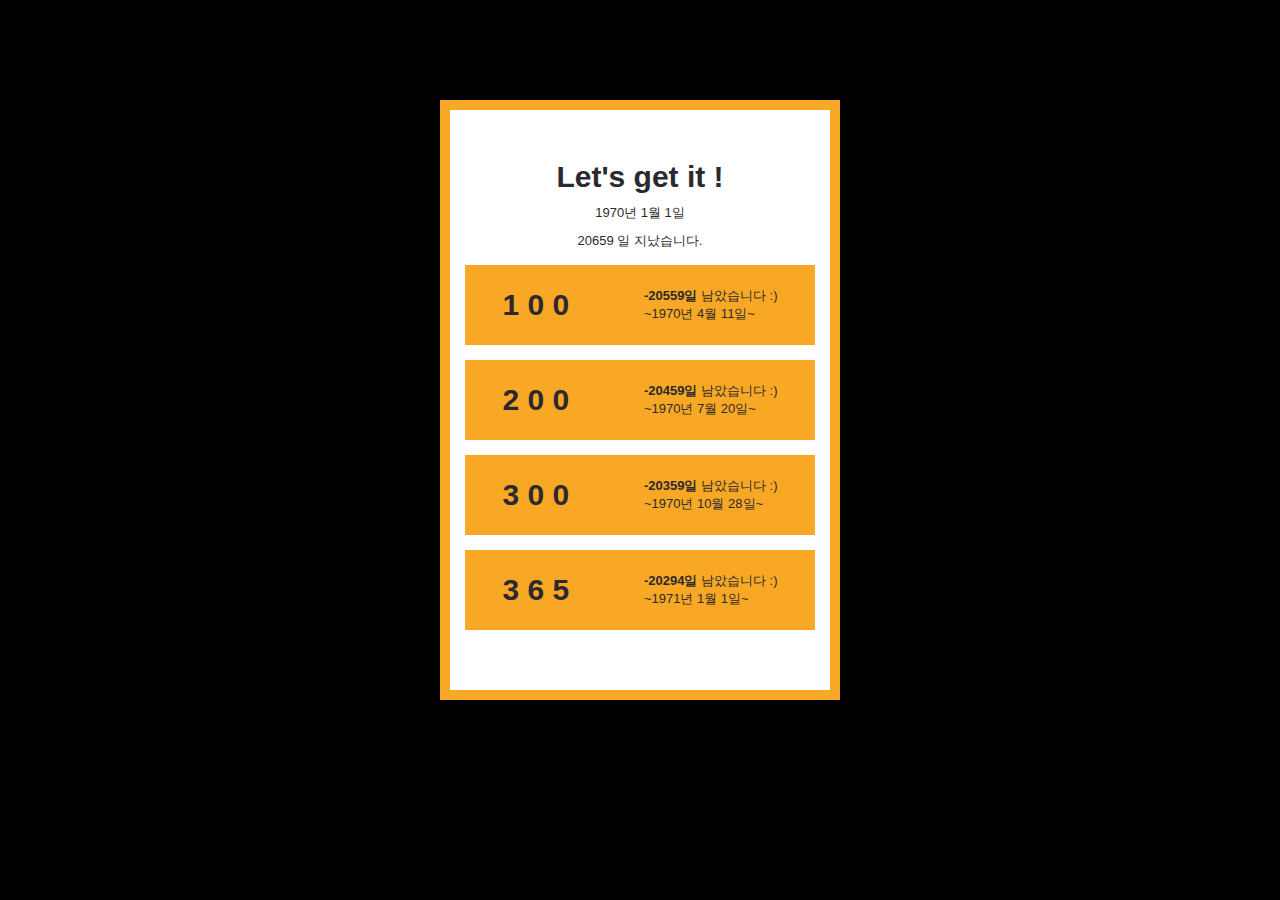
<file: calculator/index.html>
<!DOCTYPE html>
<html lang="en">
<head>
  <meta charset="UTF-8">
  <meta name="viewport" content="width=device-width, initial-scale=1.0">
  <link rel="stylesheet" href="style.css">
  <title>Anniversary D DAY Calculator</title>
</head>
<body>
  
  <div class="dday_calculator_container">
      <div class="d_cal_start">
        <h2 class="d_cal_title">Let's get it !</h2>    
        <strong class="d_cal_ing"></strong><!--시작일 ~ 현재까지 며칠 째인지-->
        <span class="d_cal_data"></span> <!--시작일 출력-->
        <span class="d_cal_desc"></span>
      </div>
      <div class="dday_anniversary">
        <ul>
          <li class="d_anni_box">
            <strong class="d_anni_data">1 0 0</strong>
            <span class="d_anni_number" id="date100">333</span> <!--100일 디데이 출력-->
          </li>
          <li class="d_anni_box">
            <strong class="d_anni_data">2 0 0</strong>
            <span class="d_anni_number" id="date200">3333</span> <!--200일 디데이 출력-->
          </li>
          <li class="d_anni_box">
            <strong class="d_anni_data">3 0 0</strong>
            <span class="d_anni_number" id="date300">333</span> <!--300일 디데이 출력-->
          </li>
          <li class="d_anni_box">
            <strong class="d_anni_data">3 6 5</strong>
            <span class="d_anni_number" id="date365">333</span> <!--1년 디데이 출력-->
          </li>
        </ul>
      </div>
    </div>
  <script src="app.js"></script>
</body>
</html>
</file>
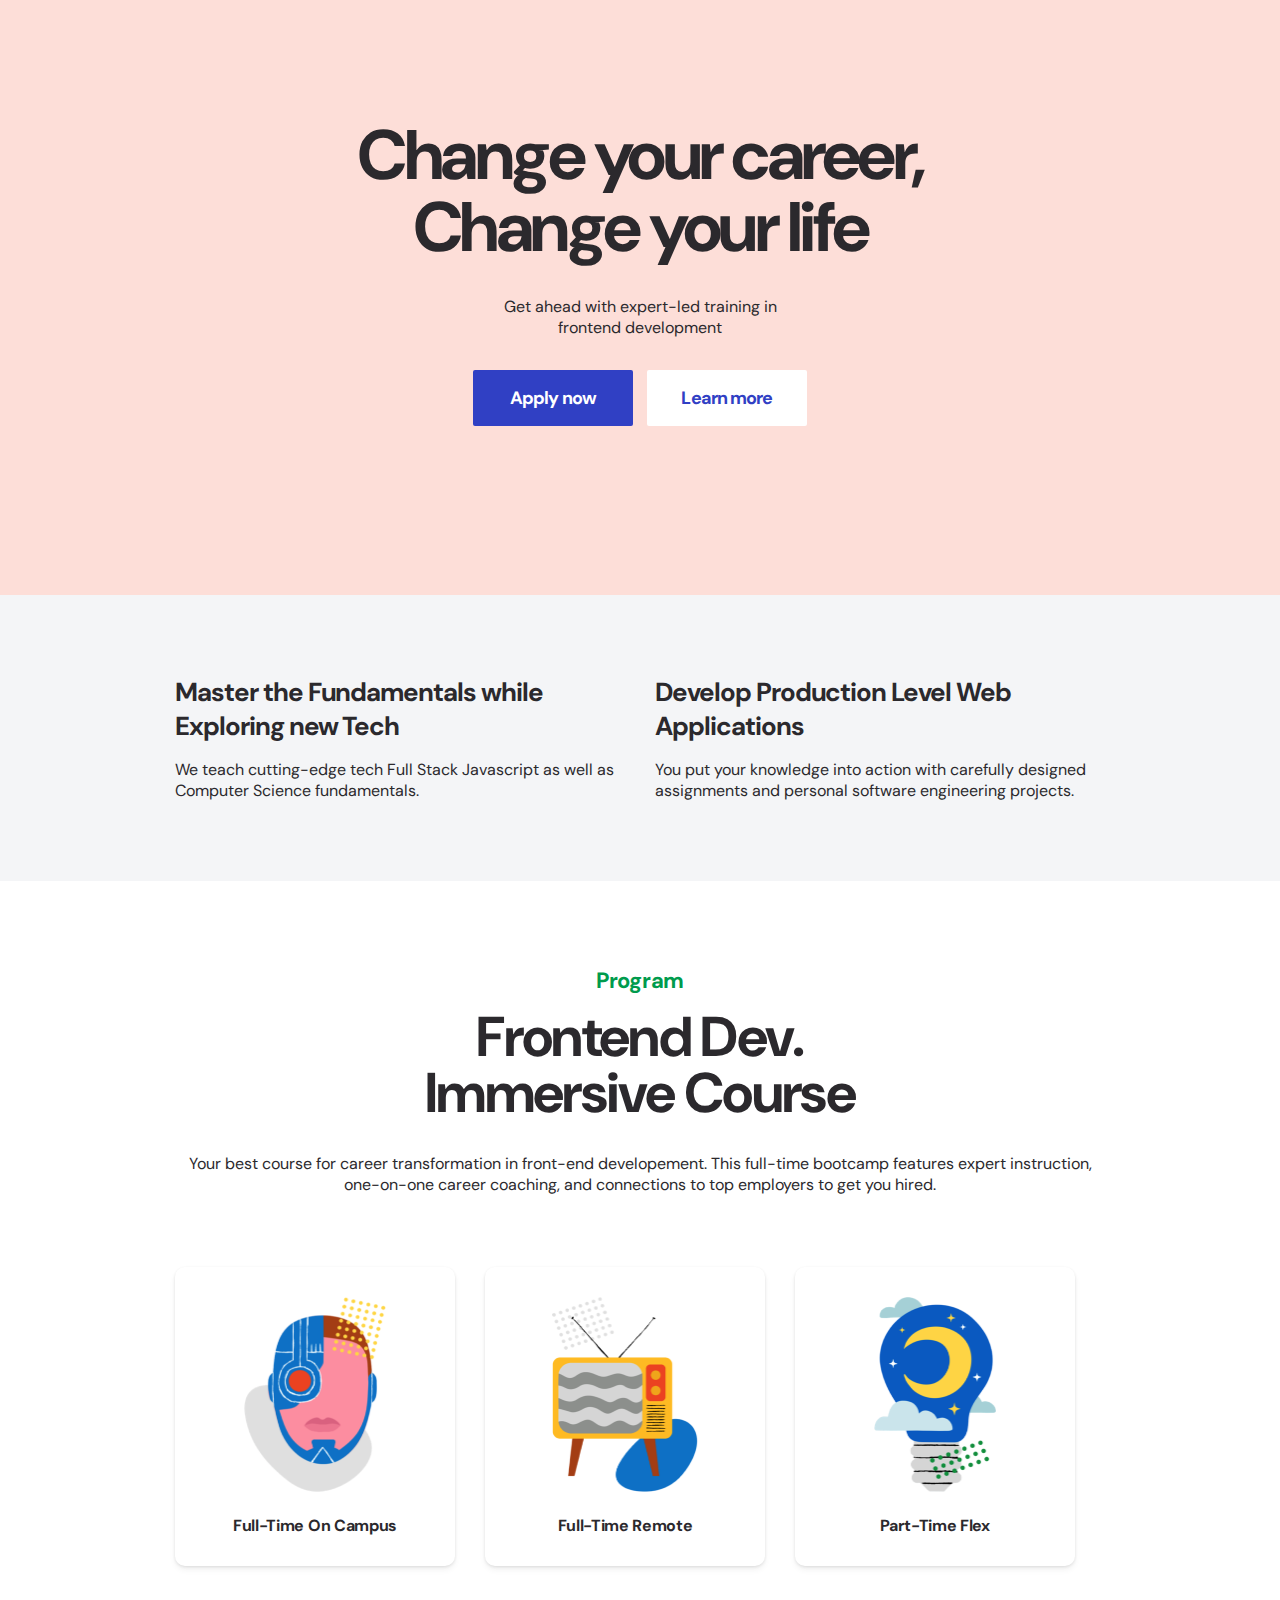
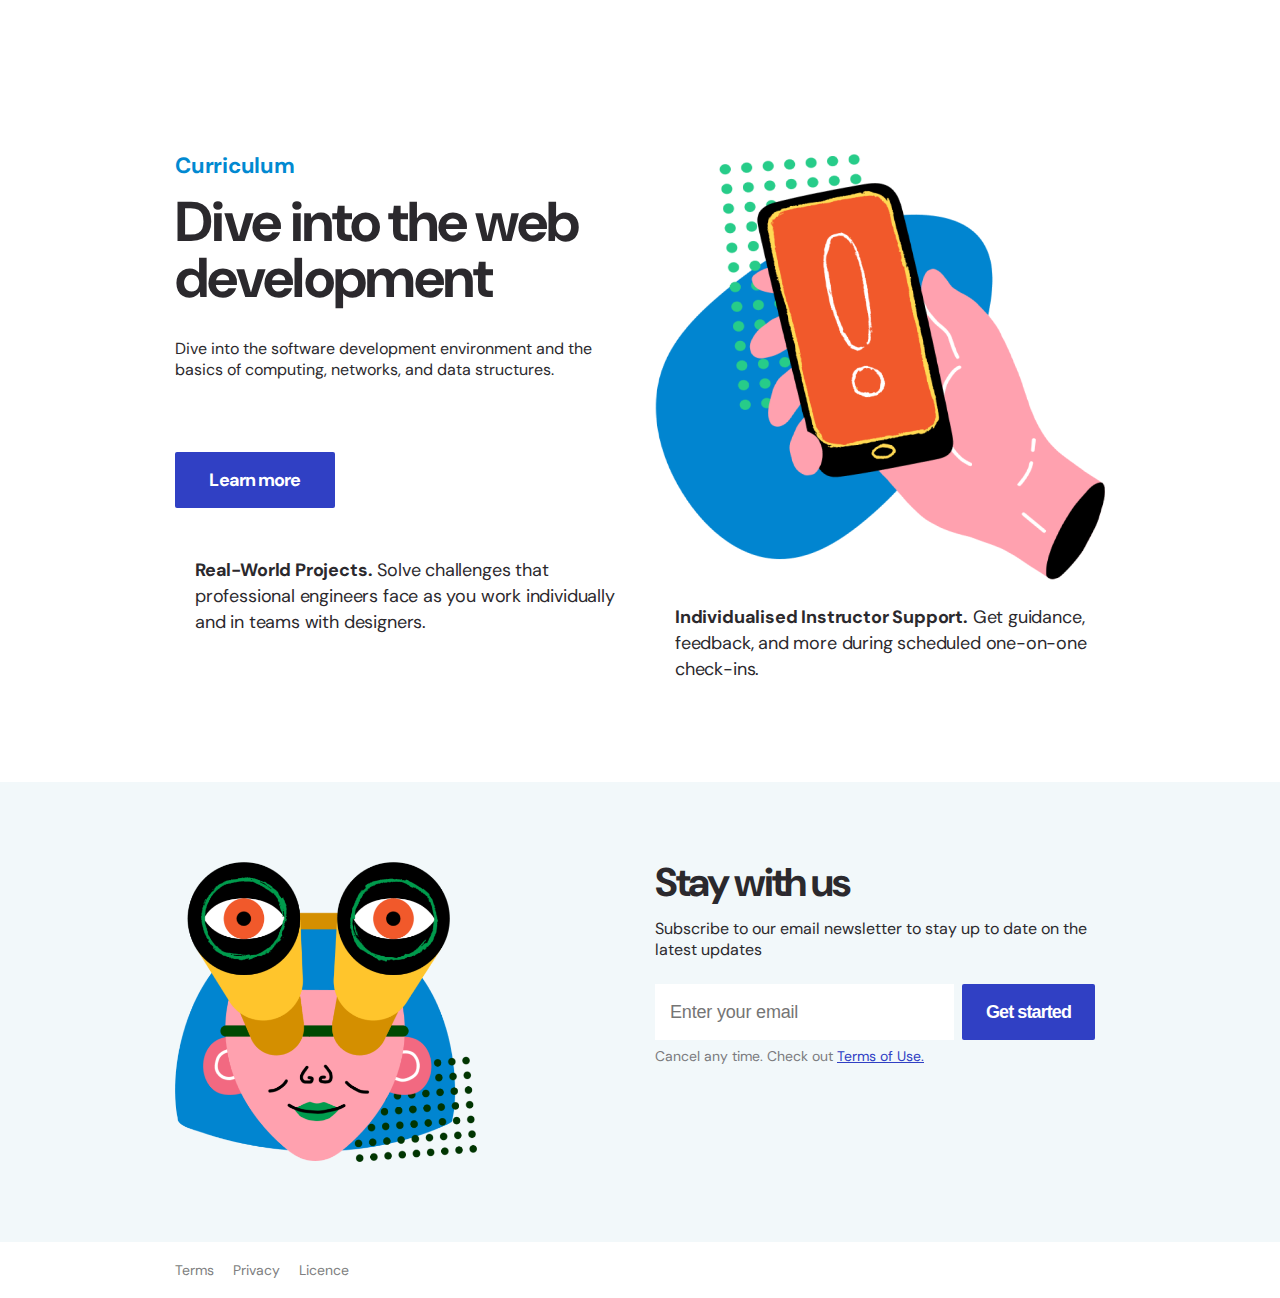
<file: final/index.html>
<!DOCTYPE html>
<html lang="en">
<head>
  <meta charset="UTF-8">
  <meta name="viewport" content="width=device-width, initial-scale=1.0">
  <link rel="stylesheet" href="grid.min.css">
  <link rel="stylesheet" href="style.css">
  <link href="https://fonts.googleapis.com/css2?family=DM+Sans:wght@400;700&display=swap" rel="stylesheet">
  <title>final-project</title>
</head>
<body>
  <section class="landing">
    <div class="container">
      <div class="row">
        <div class="col-12">
          <div class="landing__content">
            <h1 class="landing__title">
              Change your career,
              <br />
              Change your life
            </h1>
            <p class="description">
              Get ahead with expert-led training in 
              <br />
              frontend development
            </p>
          </div>
          <div class="button__group">
            <a href="#" class="fill__button">
              Apply now
            </a>
            <a href="#" class="fill__button__inverted">
              Learn more
            </a>
          </div>
      </div>
    </div>
  </section>

  <section class="service">
    <div class="container">
      <div class="row">
        <div class="col-12 col-md-6">
            <h1 class="service__title">
              Master the Fundamentals while Exploring new Tech
            </h1>
            <p class="description">
              We teach cutting-edge tech Full Stack Javascript 
              as well as Computer Science fundamentals. 
            </p>
          </div>
          <div class="col-12 col-md-6">
            <h1 class="service__title">
              Develop Production Level Web Applications
            </h1>
            <p class="description">
              You put your knowledge into action with carefully designed 
              assignments and personal software engineering projects.
            </p>
          </div>
        </div>
      </div>
  </section>

  <section class="program">
    <div class="container">
      <div class="row">
        <div class="col-12">
          <div class="program__content">
            <strong class="category">
              Program
            </strong>
            <h1 class="program__title">
              Frontend Dev.
              <br />
              Immersive Course
            </h1>
            <p class="description">
              Your best course for career transformation in 
              front-end developement. This full-time bootcamp 
              features expert instruction, one-on-one career coaching, 
              and connections to top employers to get you hired.
            </p>
            <div class="program__img__group">
              <div class="program__img">
                <img src="assets/img-fulltime-campus.png" alt="fulltime-campus">
                <p class="program__img__title">
                  Full-Time On Campus
                </p>
              </div>
              <div class="program__img">
                <img src="assets/img-fulltime-remote.png" alt="fulltime-remote">
                <p class="program__img__title">
                  Full-Time Remote
                </p>
              </div>
               <div class="program__img">
                <img src="assets/img-parttime-flex.png" alt="parttime-flex">
                <p class="program__img__title">
                  Part-Time Flex
                </p>
              </div>
            </div>
          </div>
        </div>
      </div>
    </div>
  </section>

  <section class="curriculum">
    <div class="container">
      <div class="row">
        <div class="col-12 col-md-6">
          <strong class="category">
            Curriculum
          </strong>
          <h1 class="curriculum__title">
            Dive into the web development
          </h1>
          <p class="description">
            Dive into the software development environment 
            and the basics of computing, networks, and data structures.
          </p>
          <div class="button__group">
            <a href="#" class="fill__button">
              Learn more
            </a>
          </div>
          <p class="curriculum__details">
            <b>Real-World Projects.</b> Solve challenges that professional 
            engineers face as you work individually and in 
            teams with designers.
          </p>
        </div>
        <div class="col-12 col-md-6">
          <img src="assets/img-curriculum.png" alt="curriculum">
          <p class="curriculum__details">
            <b>Individualised Instructor Support.</b>
            Get guidance, feedback, and more during scheduled 
            one-on-one check-ins.
          </p>
        </div>
      </div>
    </div>
  </section>

  <section class="subscription">
    <div class="container">
      <div class="row">
        <div class="col-12 col-md-6">
          <img src="assets/img-banner.png" alt="subscription-banner">
        </div>
        <div class="col-12 col-md-6">
          <h1 class="subscription__title">
            Stay with us
          </h1>
          <p class="description">
            Subscribe to our email 
            newsletter to stay up to date on the latest updates
          </p>
          <form class="subcription__button">
            <input type="email" placeholder="Enter your email" class="subscription__email"/>
            <input type="button" value="Get started" class="fill__button"/>
          </form>
          <p class="subcription__misc">
            Cancel any time. Check out 
            <a href="#">
              Terms of Use.
            </a>
          </p>
        </div>
      </div>
    </div>
  </section>

  <section class="footer">
    <div class="container">
      <div class="row">
        <div class="col-12">
          <a href="#" class="footer-link">
            Terms
          </a>
          <a href="#" class="footer-link">
            Privacy
          </a>
          <a href="#" class="footer-link">
            Licence
          </a>
        </div>
      </div>
    </div>
  </section>
  
</body>
</html>
</file>
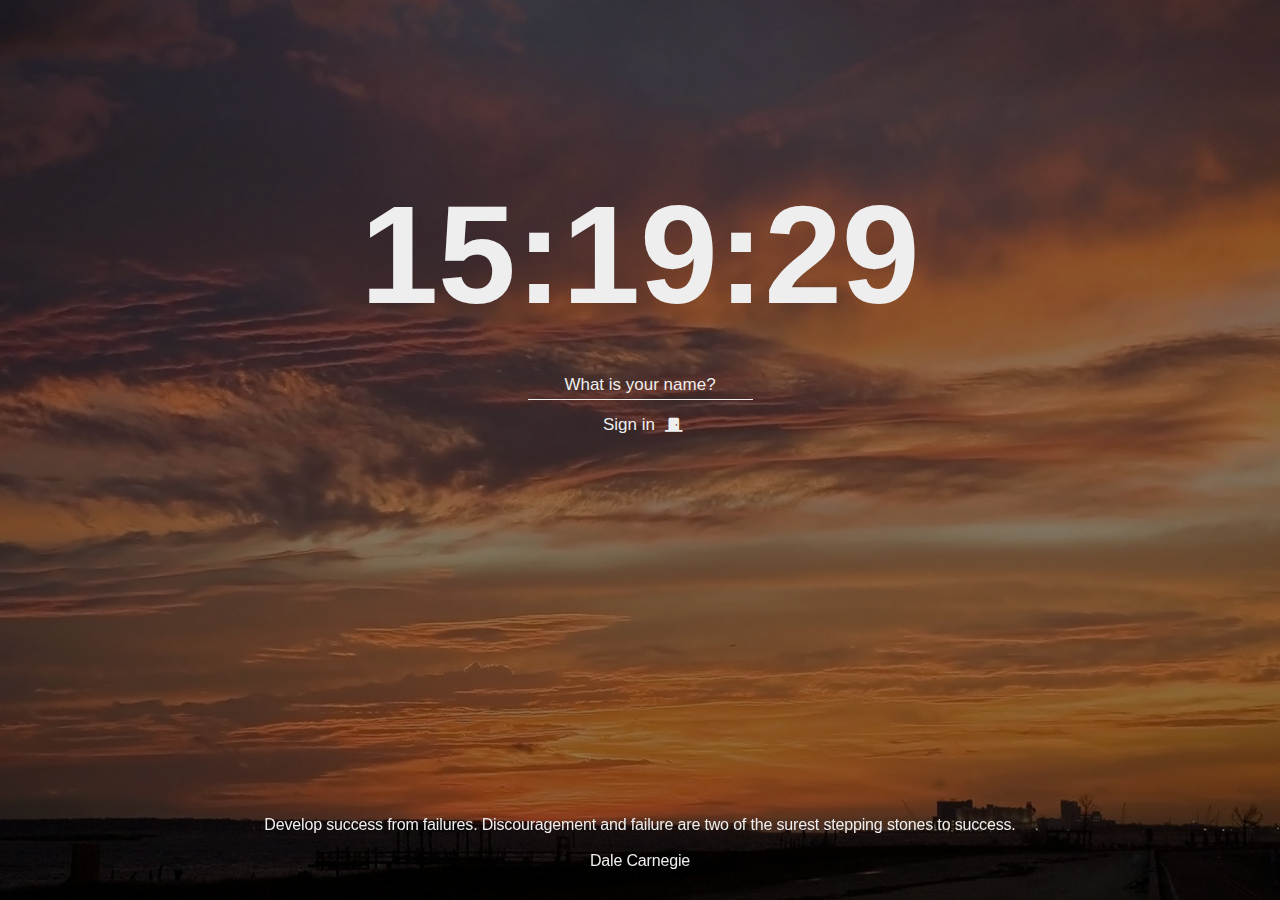
<file: momentum/index.html>
<!DOCTYPE html>
<html lang="en">
<head>
  <meta charset="UTF-8">
  <meta name="viewport" content="width=device-width, initial-scale=1.0">
  <link rel="stylesheet" href="https://cdnjs.cloudflare.com/ajax/libs/font-awesome/5.8.2/css/all.min.css"/>
  <link rel="stylesheet" href="style.css">
  <title>Momentum</title>
</head>
<body>
  <div id="bg"></div>
  <h2 id="clock"></h2>
  <form id="login-form" class="hidden">
    <input type="text" placeholder="What is your name?" required maxlength=15/>
    <p>
      <input type="submit" value="Sign in" class="sign"/>
      <i class="fas fa-door-closed" ></i>
    </p>
  </form>
  <div id ="greeting" class="hidden">
    <h1></h1>
    <p>
      <input type="submit" value="Sign in" class="sign"/>
      <i class="fas fa-door-open"></i>
    </p>
  </div>
  <form id="todo-form" class="hidden">
    <input type="text" placeholder="Write a To Do and Press Enter" required/>
  </form>
  <ul id="todo-list">
  </ul>
  <div id="quote">
    <span></span>
    <br/>
    <span></span>
  </div>

  <div id="weather">
    <span></span>
    <span></span>
  </div>

  <script src="js/greetings.js"></script>
  <script src="js/clock.js"></script>
  <script src="js/quotes.js"></script>
  <script src="js/bg.js"></script>
  <script src="js/todo.js"></script>
  <script src="js/weather.js"></script>
</body>
</html>
</file>
<file: calculator/style.css>
* {
  box-sizing: border-box;
  margin: 0;
}

body {
  background: #000;
  font-family: 'DM Sans', sans-serif;
  color: #2B292D;
  font-size: 13px;
}

ul,
li {
  list-style: none;
  margin: 0;
  padding: 0;
}



/* container */

.dday_calculator_container
{
  margin: auto;
  margin-top: 100px;
  background-color: #fff;
  border: 10px solid #f9a825;
  width: 400px;
  height: 600px;
}

.d_cal_start {
  margin-top: 50px;
  text-align: center;
}

.d_cal_title {
  font-size: 30px;
}

.d_cal_ing,
.d_cal_data,
.d_cal_desc {
  display: block;
  margin-top: 10px;
}


/* anniversary */

.d_anni_box {
  display: flex;
  background-color: #f9a825;
  width: 350px;
  height: 80px;
  margin: 15px;
}

.d_anni_data {
  font-size: 30px;
  margin: auto;
}

.d_anni_number {
  margin: auto;
}
</file>
<file: final/style.css>
* {
  box-sizing: border-box;
  margin: 0;
}

body {
  font-family: 'DM Sans', sans-serif;
  color: #2B292D;
}

input,
button {
  background-color: transparent;
  border: none;
  font-size: 18px;
  line-height: 1.3333333333;
  letter-spacing: -0.01em;
}

a {
  color: inherit;
  text-decoration: none;
}


/* 공통요소 */
.category {
  display: block;
  margin-bottom: 16px;
  font-size: 22px;
  font-weight: 700;
  line-height: 1.0909090909;
  letter-spacing: -0.01em;
}. 

.description {
  font-size: 22px;
  font-weight: 400;
  line-height: 1.4545454545;
  letter-spacing: -0.01em;
}

.fill__button {
  display: inline-flex;
  justify-content: center;
  align-items: center;
  width: 160px;
  height: 56px;
  background-color: #3040C4;
  color: #fff;
  font-weight: 700;
  font-size: 18px;
  line-height: 1.5555555556;
  letter-spacing: -0.05em;
  border-radius: 2px;
}

.fill__button__inverted {
  display: inline-flex;
  justify-content: center;
  align-items: center;
  width: 160px;
  height: 56px;
  background-color: #fff;
  color: #3040C4;
  font-weight: 700;
  font-size: 18px;
  line-height: 1.5555555556;
  letter-spacing: -0.05em;
  border-radius: 2px;
}


                                            /* WEB */

                      
/* Landing section */
.landing {
  background-color: #FDDED8;
  text-align: center;
  padding: 120px 0;
}

.landing__title {
  font-size: 70px;
  font-weight: 700;
  line-height: 1.0285714286;
  letter-spacing: -0.05em;
  margin-bottom: 32px;
}

.landing__content .description {
  margin-bottom: 32px;
}

.fill__button {
  margin-right: 10px;
}


/* Service section */
.service {
  background-color: #F4F5F7;
  padding: 80px 0;
  margin: auto;

}

.service__title {
  font-size: 26px;
  font-weight: 700;
  line-height: 1.3076923077;
  letter-spacing: -0.04em;
  margin-bottom: 16px;
}

.col-12 .col-md-6:first-child {
  padding-right: 110px;
} 


/* Program section */
.program {
  text-align: center;
  padding: 88px 0;
}

.program__content .category {
  color:#009B4D;
}

.program__title {
  font-size: 56px;
  font-weight: 700;
  line-height: 1;
  letter-spacing: -0.03em;
  margin-bottom: 32px;
}

.program__content .description {
  margin-bottom: 72px;
}

.program__img__group {
  display: flex;
  justify-content: center;
  align-items: center;
}

.program__img {
  display: flex;
  flex-direction: column;
  justify-content: center;
  align-items: center;
  width: 290px;
  height: 299px;
  border-radius: 10px;
  margin-right: 30px;
  box-shadow: 0px 4px 6px rgba(0, 0, 0, 0.05), 0px 1px
              3px rgba(0, 0, 0, 0.1), inset 0px 1px 0px 
              rgba(225, 225, 225, 0.01);
}

.program__img:hover {
  background-color: #3040C4;
  color: #fff;
}

.program__img img {
  display: block;
  width: auto;
  height: 195px;
  margin-bottom: 24px;
}

.program__img__title {
  font-size: 20;
  font-weight: 700;
  line-height: 1.2;
  letter-spacing: -0.02em;
}

/* Curriculum section */
.curriculum {
  margin: 100px 0;
}
.curriculum .category {
  color:#0189D1;
}

.curriculum__title {
  font-size: 56px;
  font-weight: 700;
  line-height: 1;
  letter-spacing: -0.03em;
  margin-bottom: 32px;
}

.curriculum .description {
  margin-bottom: 72px;
}

.button__group {
  margin-bottom: 45px;
}

.curriculum img {
  display: block;
  width: 450px;
  height: 450px;
  padding-bottom: 24px;
}

.curriculum__details {
  width: 450px;
  margin-left: 20px;
  margin-right: 20px;
  font-size: 18px;
  line-height: 1.4444444444;
  letter-spacing: -0.01em;
}


/* Subscription section */
.subscription {
  background-color: #F2F8FA;
  padding: 80px 0;
}

.subscription img {
  display: block;
  width: auto;
  height: 300px;
}

.subscription__title {
  font-size: 40px;
  font-weight: 700;
  line-height: 1;
  letter-spacing: -0.05em;
  margin-bottom: 16px;
}

.subscription .description {
  margin-bottom: 24px;
}

.subcription__button {
  display: flex;
  justify-content: center;
  align-self: center;
}

.subscription__email {
  width: 362px;
  height: 56px;
  background-color: #fff;
  color: #7B7B7E;
  padding-left: 15px;
  margin-right: 8px;
}

.fill__button {
  margin-bottom: 4px;
}

.subcription__misc {
  font-size: 14px;
  line-height: 1.7142857143;
  color:#7B7B7E;
}

.subcription__misc a {
  text-decoration: underline;
  color: #3040C4;
}

/* Footer section */
.footer {
  margin: 16px 0;
}

.footer-link {
  font-size: 14px;
  line-height: 1.7142857143;
  color: #807F81;
  margin-right: 15px;
}


                                            /* MOBILE */

@media screen and (max-width: 760px) {

  /* 공통요소 */

  .fill__button {
    display: inline-flex;
    justify-content: center;
    align-items: center;
    width: 140px;
    height: 48px;
    background-color: #3040C4;
    color: #fff;
    font-weight: 700;
    font-size: 15px;
    line-height: 1.6;
    letter-spacing: -0.05em;
    border-radius: 2px;
  }
  
  .fill__button__inverted {
    display: inline-flex;
    justify-content: center;
    align-items: center;
    width: 140px;
    height: 48px;
    background-color: #fff;
    color: #3040C4;
    font-weight: 700;
    font-size: 15px;
    line-height: 1.6;
    letter-spacing: -0.05em;
    border-radius: 2px;
  }
  
  .description {
    font-size: 16px;
    font-weight: 400;
    line-height: 1.375;
  }

  .category {
    display: block;
    margin-bottom: 8px;
    font-size: 16px;
    font-weight: 700;
    line-height: 1.5;
    letter-spacing: -0.01em;
  }


  /* Landing section */
  .landing__title {
    font-size: 40px;
    font-weight: 700;
    line-height: 1;
    margin-bottom: 24px;
  }

  .button__group {
    display: flex;
    justify-content: center;
  }
  
  .landing__content .description {
    margin-bottom: 24px;
  }
  

  /* Service section */
  .service__title {
    font-size: 22px;
    font-weight: 700;
    line-height: 1.3636363636;
    margin-bottom: 16px;
  }

  .service .description {
    margin-bottom: 40px;
  }


  /* Program section */
  .program {
    text-align: left;
    padding: 88px 0;
  }

  .program__title {
    font-size: 34px;
    font-weight: 700;
    line-height: 1.0588235294;
    letter-spacing: -0.03em;
    margin-bottom: 24px;
  }

  .program__img__group {
    display:flex;
    flex-wrap: wrap;
    justify-content: center;
    align-self: center;

  }

  .program__img {
    display:block;
    margin: auto;
    text-align: center;
    margin-bottom: 20px;
  }

  .program__img img {
    width: auto;
    height: 195px;
    margin: 40px auto;
    margin-bottom: 16px;
  }


  /* Curriculum Section */
  .curriculum__title {
  font-size: 34px;
  font-weight: 700;
  line-height: 1.0588235294;
  letter-spacing: -0.03em;
  margin-bottom: 16px;
  }

  .curriculum .description {
    margin-bottom: 32px;
  }
  
  .curriculum .button__group {
    display: block;
    text-emphasis: left;
    margin-bottom: 48px;
  }

  .curriculum img {
    display: none;
  }

  .curriculum__details {
    width: 100%;
    margin-left:0;
    margin-right:0;
    margin-bottom: 40px;
    font-size: 15px;
    line-height: 1.4666666667;
    letter-spacing: -0.01em;
  }


    /* Subscription Section */
    .subscription img {
      display: block;
      width: auto;
      height: 240px;
      margin: auto;
      margin-bottom: 16px;
    }

    .subscription__title {
      text-align: center;
      font-size: 32px;
      font-weight: 700;
      margin: 16px 0;
    }

    .subcription__button {
      display: block;
    }
    
    .subscription__email {
      width: 290px;
      height: 48px;
      background-color: #fff;
      color: #7B7B7E;
      padding-left: 15px;
      margin-bottom: 8px;
    }
    
    .subscription .fill__button {
      width: 100%;
      margin-bottom: 8px;
    }

    .subcription__misc {
      text-align: center;
      font-size: 13px;
      line-height: 1.5384615385;
      color:#7B7B7E;
    }
    
    .subcription__misc a {
      text-decoration: underline;
      color: #3040C4;
    }

    /* Footer section */
    .footer {
      margin: 24px 15px;
    }

    .footer-link {
      display: block;
      margin-bottom: 8px;
    }
}


/* Custom Grid System */
@media screen and (min-width: 1200px) {
  .container {
      max-width: 960px !important;
  }
}
</file>
<file: momentum/style.css>
* {
  box-sizing: border-box;
  margin: 0;
}

body,
div,
form {
  display: flex;
  flex-direction: column;
  align-items: center;
  margin: 0;
  font-size: 16px;
  letter-spacing: -0.01em;
  font-family: Arial, Helvetica, sans-serif;
  color: #eeeeee;
}

ul, li {
  list-style: none;
  padding: 0;
}

input {
  height: 30px;
  padding: auto;
  margin-top: 10px;
  border: none;
  border-bottom: 1px solid #eeeeee;
  text-align: center;
  font-size: 17px;
  background-color: transparent;
  color: #eeeeee;
}

input::placeholder {
  color: #eeeeee;
}

.hidden{
  display: none;
}


/* ---------------------------------------------- */

/* Background */
#bg{     
  position: absolute;
  top: 0;
  left: 0;
  width: 100%;
  height: 100%;
  z-index: -1;
  overflow: hidden;
}

#bg img {
  width: 100%;
  height: 100%;
  object-fit: cover;
  -webkit-filter: brightness(0.6);
}


/* Clock */
#clock {
  font-size: 140px;
  line-height: 1.5em;
  margin-top: 150px;
}

/* login Form */
.sign {
  border: none;
}

i {
  font-size: 14px;
}


/* todos */

#todo-form {
  margin-top: 20px;
}

#todo-list {
  margin-top: 30px;
}

li {
  padding-bottom:7px
}


/* Quote */
#quote {
  position: fixed;
  bottom:0;
  margin-bottom: 30px;
}

/* Weather */

#weather {
  position: fixed;
  top:0;
  right:0;
  margin: 30px 30px 0 0;
}
</file>
<file: final/grid.min.css>
.sr-only{position:absolute;width:1px;height:1px;padding:0;margin:-1px;overflow:hidden;clip:rect(0, 0, 0, 0);white-space:nowrap;border:0}.sr-only-focusable:active,.sr-only-focusable:focus{position:static;width:auto;height:auto;overflow:visible;clip:auto;white-space:normal}/*!
 * Bootstrap Grid v4.4.1 (https://getbootstrap.com/)
 * Copyright 2011-2019 The Bootstrap Authors
 * Copyright 2011-2019 Twitter, Inc.
 * Licensed under MIT (https://github.com/twbs/bootstrap/blob/master/LICENSE)
 */html{-webkit-box-sizing:border-box;box-sizing:border-box;-ms-overflow-style:scrollbar}*,*::before,*::after{-webkit-box-sizing:inherit;box-sizing:inherit}.container{width:100%;padding-right:15px;padding-left:15px;margin-right:auto;margin-left:auto}@media (min-width: 576px){.container{max-width:540px}}@media (min-width: 768px){.container{max-width:720px}}@media (min-width: 992px){.container{max-width:960px}}@media (min-width: 1200px){.container{max-width:1140px}}.container-fluid,.container-sm,.container-md,.container-lg,.container-xl{width:100%;padding-right:15px;padding-left:15px;margin-right:auto;margin-left:auto}@media (min-width: 576px){.container,.container-sm{max-width:540px}}@media (min-width: 768px){.container,.container-sm,.container-md{max-width:720px}}@media (min-width: 992px){.container,.container-sm,.container-md,.container-lg{max-width:960px}}@media (min-width: 1200px){.container,.container-sm,.container-md,.container-lg,.container-xl{max-width:1140px}}.row{display:-webkit-box;display:-ms-flexbox;display:flex;-ms-flex-wrap:wrap;flex-wrap:wrap;margin-right:-15px;margin-left:-15px}.no-gutters{margin-right:0;margin-left:0}.no-gutters>.col,.no-gutters>[class*="col-"]{padding-right:0;padding-left:0}.col-1,.col-2,.col-3,.col-4,.col-5,.col-6,.col-7,.col-8,.col-9,.col-10,.col-11,.col-12,.col,.col-auto,.col-sm-1,.col-sm-2,.col-sm-3,.col-sm-4,.col-sm-5,.col-sm-6,.col-sm-7,.col-sm-8,.col-sm-9,.col-sm-10,.col-sm-11,.col-sm-12,.col-sm,.col-sm-auto,.col-md-1,.col-md-2,.col-md-3,.col-md-4,.col-md-5,.col-md-6,.col-md-7,.col-md-8,.col-md-9,.col-md-10,.col-md-11,.col-md-12,.col-md,.col-md-auto,.col-lg-1,.col-lg-2,.col-lg-3,.col-lg-4,.col-lg-5,.col-lg-6,.col-lg-7,.col-lg-8,.col-lg-9,.col-lg-10,.col-lg-11,.col-lg-12,.col-lg,.col-lg-auto,.col-xl-1,.col-xl-2,.col-xl-3,.col-xl-4,.col-xl-5,.col-xl-6,.col-xl-7,.col-xl-8,.col-xl-9,.col-xl-10,.col-xl-11,.col-xl-12,.col-xl,.col-xl-auto{position:relative;width:100%;padding-right:15px;padding-left:15px}.col{-ms-flex-preferred-size:0;flex-basis:0;-webkit-box-flex:1;-ms-flex-positive:1;flex-grow:1;max-width:100%}.row-cols-1>*{-webkit-box-flex:0;-ms-flex:0 0 100%;flex:0 0 100%;max-width:100%}.row-cols-2>*{-webkit-box-flex:0;-ms-flex:0 0 50%;flex:0 0 50%;max-width:50%}.row-cols-3>*{-webkit-box-flex:0;-ms-flex:0 0 33.3333333333%;flex:0 0 33.3333333333%;max-width:33.3333333333%}.row-cols-4>*{-webkit-box-flex:0;-ms-flex:0 0 25%;flex:0 0 25%;max-width:25%}.row-cols-5>*{-webkit-box-flex:0;-ms-flex:0 0 20%;flex:0 0 20%;max-width:20%}.row-cols-6>*{-webkit-box-flex:0;-ms-flex:0 0 16.6666666667%;flex:0 0 16.6666666667%;max-width:16.6666666667%}.col-auto{-webkit-box-flex:0;-ms-flex:0 0 auto;flex:0 0 auto;width:auto;max-width:100%}.col-1{-webkit-box-flex:0;-ms-flex:0 0 8.3333333333%;flex:0 0 8.3333333333%;max-width:8.3333333333%}.col-2{-webkit-box-flex:0;-ms-flex:0 0 16.6666666667%;flex:0 0 16.6666666667%;max-width:16.6666666667%}.col-3{-webkit-box-flex:0;-ms-flex:0 0 25%;flex:0 0 25%;max-width:25%}.col-4{-webkit-box-flex:0;-ms-flex:0 0 33.3333333333%;flex:0 0 33.3333333333%;max-width:33.3333333333%}.col-5{-webkit-box-flex:0;-ms-flex:0 0 41.6666666667%;flex:0 0 41.6666666667%;max-width:41.6666666667%}.col-6{-webkit-box-flex:0;-ms-flex:0 0 50%;flex:0 0 50%;max-width:50%}.col-7{-webkit-box-flex:0;-ms-flex:0 0 58.3333333333%;flex:0 0 58.3333333333%;max-width:58.3333333333%}.col-8{-webkit-box-flex:0;-ms-flex:0 0 66.6666666667%;flex:0 0 66.6666666667%;max-width:66.6666666667%}.col-9{-webkit-box-flex:0;-ms-flex:0 0 75%;flex:0 0 75%;max-width:75%}.col-10{-webkit-box-flex:0;-ms-flex:0 0 83.3333333333%;flex:0 0 83.3333333333%;max-width:83.3333333333%}.col-11{-webkit-box-flex:0;-ms-flex:0 0 91.6666666667%;flex:0 0 91.6666666667%;max-width:91.6666666667%}.col-12{-webkit-box-flex:0;-ms-flex:0 0 100%;flex:0 0 100%;max-width:100%}.order-first{-webkit-box-ordinal-group:0;-ms-flex-order:-1;order:-1}.order-last{-webkit-box-ordinal-group:14;-ms-flex-order:13;order:13}.order-0{-webkit-box-ordinal-group:1;-ms-flex-order:0;order:0}.order-1{-webkit-box-ordinal-group:2;-ms-flex-order:1;order:1}.order-2{-webkit-box-ordinal-group:3;-ms-flex-order:2;order:2}.order-3{-webkit-box-ordinal-group:4;-ms-flex-order:3;order:3}.order-4{-webkit-box-ordinal-group:5;-ms-flex-order:4;order:4}.order-5{-webkit-box-ordinal-group:6;-ms-flex-order:5;order:5}.order-6{-webkit-box-ordinal-group:7;-ms-flex-order:6;order:6}.order-7{-webkit-box-ordinal-group:8;-ms-flex-order:7;order:7}.order-8{-webkit-box-ordinal-group:9;-ms-flex-order:8;order:8}.order-9{-webkit-box-ordinal-group:10;-ms-flex-order:9;order:9}.order-10{-webkit-box-ordinal-group:11;-ms-flex-order:10;order:10}.order-11{-webkit-box-ordinal-group:12;-ms-flex-order:11;order:11}.order-12{-webkit-box-ordinal-group:13;-ms-flex-order:12;order:12}.offset-1{margin-left:8.3333333333%}.offset-2{margin-left:16.6666666667%}.offset-3{margin-left:25%}.offset-4{margin-left:33.3333333333%}.offset-5{margin-left:41.6666666667%}.offset-6{margin-left:50%}.offset-7{margin-left:58.3333333333%}.offset-8{margin-left:66.6666666667%}.offset-9{margin-left:75%}.offset-10{margin-left:83.3333333333%}.offset-11{margin-left:91.6666666667%}@media (min-width: 576px){.col-sm{-ms-flex-preferred-size:0;flex-basis:0;-webkit-box-flex:1;-ms-flex-positive:1;flex-grow:1;max-width:100%}.row-cols-sm-1>*{-webkit-box-flex:0;-ms-flex:0 0 100%;flex:0 0 100%;max-width:100%}.row-cols-sm-2>*{-webkit-box-flex:0;-ms-flex:0 0 50%;flex:0 0 50%;max-width:50%}.row-cols-sm-3>*{-webkit-box-flex:0;-ms-flex:0 0 33.3333333333%;flex:0 0 33.3333333333%;max-width:33.3333333333%}.row-cols-sm-4>*{-webkit-box-flex:0;-ms-flex:0 0 25%;flex:0 0 25%;max-width:25%}.row-cols-sm-5>*{-webkit-box-flex:0;-ms-flex:0 0 20%;flex:0 0 20%;max-width:20%}.row-cols-sm-6>*{-webkit-box-flex:0;-ms-flex:0 0 16.6666666667%;flex:0 0 16.6666666667%;max-width:16.6666666667%}.col-sm-auto{-webkit-box-flex:0;-ms-flex:0 0 auto;flex:0 0 auto;width:auto;max-width:100%}.col-sm-1{-webkit-box-flex:0;-ms-flex:0 0 8.3333333333%;flex:0 0 8.3333333333%;max-width:8.3333333333%}.col-sm-2{-webkit-box-flex:0;-ms-flex:0 0 16.6666666667%;flex:0 0 16.6666666667%;max-width:16.6666666667%}.col-sm-3{-webkit-box-flex:0;-ms-flex:0 0 25%;flex:0 0 25%;max-width:25%}.col-sm-4{-webkit-box-flex:0;-ms-flex:0 0 33.3333333333%;flex:0 0 33.3333333333%;max-width:33.3333333333%}.col-sm-5{-webkit-box-flex:0;-ms-flex:0 0 41.6666666667%;flex:0 0 41.6666666667%;max-width:41.6666666667%}.col-sm-6{-webkit-box-flex:0;-ms-flex:0 0 50%;flex:0 0 50%;max-width:50%}.col-sm-7{-webkit-box-flex:0;-ms-flex:0 0 58.3333333333%;flex:0 0 58.3333333333%;max-width:58.3333333333%}.col-sm-8{-webkit-box-flex:0;-ms-flex:0 0 66.6666666667%;flex:0 0 66.6666666667%;max-width:66.6666666667%}.col-sm-9{-webkit-box-flex:0;-ms-flex:0 0 75%;flex:0 0 75%;max-width:75%}.col-sm-10{-webkit-box-flex:0;-ms-flex:0 0 83.3333333333%;flex:0 0 83.3333333333%;max-width:83.3333333333%}.col-sm-11{-webkit-box-flex:0;-ms-flex:0 0 91.6666666667%;flex:0 0 91.6666666667%;max-width:91.6666666667%}.col-sm-12{-webkit-box-flex:0;-ms-flex:0 0 100%;flex:0 0 100%;max-width:100%}.order-sm-first{-webkit-box-ordinal-group:0;-ms-flex-order:-1;order:-1}.order-sm-last{-webkit-box-ordinal-group:14;-ms-flex-order:13;order:13}.order-sm-0{-webkit-box-ordinal-group:1;-ms-flex-order:0;order:0}.order-sm-1{-webkit-box-ordinal-group:2;-ms-flex-order:1;order:1}.order-sm-2{-webkit-box-ordinal-group:3;-ms-flex-order:2;order:2}.order-sm-3{-webkit-box-ordinal-group:4;-ms-flex-order:3;order:3}.order-sm-4{-webkit-box-ordinal-group:5;-ms-flex-order:4;order:4}.order-sm-5{-webkit-box-ordinal-group:6;-ms-flex-order:5;order:5}.order-sm-6{-webkit-box-ordinal-group:7;-ms-flex-order:6;order:6}.order-sm-7{-webkit-box-ordinal-group:8;-ms-flex-order:7;order:7}.order-sm-8{-webkit-box-ordinal-group:9;-ms-flex-order:8;order:8}.order-sm-9{-webkit-box-ordinal-group:10;-ms-flex-order:9;order:9}.order-sm-10{-webkit-box-ordinal-group:11;-ms-flex-order:10;order:10}.order-sm-11{-webkit-box-ordinal-group:12;-ms-flex-order:11;order:11}.order-sm-12{-webkit-box-ordinal-group:13;-ms-flex-order:12;order:12}.offset-sm-0{margin-left:0}.offset-sm-1{margin-left:8.3333333333%}.offset-sm-2{margin-left:16.6666666667%}.offset-sm-3{margin-left:25%}.offset-sm-4{margin-left:33.3333333333%}.offset-sm-5{margin-left:41.6666666667%}.offset-sm-6{margin-left:50%}.offset-sm-7{margin-left:58.3333333333%}.offset-sm-8{margin-left:66.6666666667%}.offset-sm-9{margin-left:75%}.offset-sm-10{margin-left:83.3333333333%}.offset-sm-11{margin-left:91.6666666667%}}@media (min-width: 768px){.col-md{-ms-flex-preferred-size:0;flex-basis:0;-webkit-box-flex:1;-ms-flex-positive:1;flex-grow:1;max-width:100%}.row-cols-md-1>*{-webkit-box-flex:0;-ms-flex:0 0 100%;flex:0 0 100%;max-width:100%}.row-cols-md-2>*{-webkit-box-flex:0;-ms-flex:0 0 50%;flex:0 0 50%;max-width:50%}.row-cols-md-3>*{-webkit-box-flex:0;-ms-flex:0 0 33.3333333333%;flex:0 0 33.3333333333%;max-width:33.3333333333%}.row-cols-md-4>*{-webkit-box-flex:0;-ms-flex:0 0 25%;flex:0 0 25%;max-width:25%}.row-cols-md-5>*{-webkit-box-flex:0;-ms-flex:0 0 20%;flex:0 0 20%;max-width:20%}.row-cols-md-6>*{-webkit-box-flex:0;-ms-flex:0 0 16.6666666667%;flex:0 0 16.6666666667%;max-width:16.6666666667%}.col-md-auto{-webkit-box-flex:0;-ms-flex:0 0 auto;flex:0 0 auto;width:auto;max-width:100%}.col-md-1{-webkit-box-flex:0;-ms-flex:0 0 8.3333333333%;flex:0 0 8.3333333333%;max-width:8.3333333333%}.col-md-2{-webkit-box-flex:0;-ms-flex:0 0 16.6666666667%;flex:0 0 16.6666666667%;max-width:16.6666666667%}.col-md-3{-webkit-box-flex:0;-ms-flex:0 0 25%;flex:0 0 25%;max-width:25%}.col-md-4{-webkit-box-flex:0;-ms-flex:0 0 33.3333333333%;flex:0 0 33.3333333333%;max-width:33.3333333333%}.col-md-5{-webkit-box-flex:0;-ms-flex:0 0 41.6666666667%;flex:0 0 41.6666666667%;max-width:41.6666666667%}.col-md-6{-webkit-box-flex:0;-ms-flex:0 0 50%;flex:0 0 50%;max-width:50%}.col-md-7{-webkit-box-flex:0;-ms-flex:0 0 58.3333333333%;flex:0 0 58.3333333333%;max-width:58.3333333333%}.col-md-8{-webkit-box-flex:0;-ms-flex:0 0 66.6666666667%;flex:0 0 66.6666666667%;max-width:66.6666666667%}.col-md-9{-webkit-box-flex:0;-ms-flex:0 0 75%;flex:0 0 75%;max-width:75%}.col-md-10{-webkit-box-flex:0;-ms-flex:0 0 83.3333333333%;flex:0 0 83.3333333333%;max-width:83.3333333333%}.col-md-11{-webkit-box-flex:0;-ms-flex:0 0 91.6666666667%;flex:0 0 91.6666666667%;max-width:91.6666666667%}.col-md-12{-webkit-box-flex:0;-ms-flex:0 0 100%;flex:0 0 100%;max-width:100%}.order-md-first{-webkit-box-ordinal-group:0;-ms-flex-order:-1;order:-1}.order-md-last{-webkit-box-ordinal-group:14;-ms-flex-order:13;order:13}.order-md-0{-webkit-box-ordinal-group:1;-ms-flex-order:0;order:0}.order-md-1{-webkit-box-ordinal-group:2;-ms-flex-order:1;order:1}.order-md-2{-webkit-box-ordinal-group:3;-ms-flex-order:2;order:2}.order-md-3{-webkit-box-ordinal-group:4;-ms-flex-order:3;order:3}.order-md-4{-webkit-box-ordinal-group:5;-ms-flex-order:4;order:4}.order-md-5{-webkit-box-ordinal-group:6;-ms-flex-order:5;order:5}.order-md-6{-webkit-box-ordinal-group:7;-ms-flex-order:6;order:6}.order-md-7{-webkit-box-ordinal-group:8;-ms-flex-order:7;order:7}.order-md-8{-webkit-box-ordinal-group:9;-ms-flex-order:8;order:8}.order-md-9{-webkit-box-ordinal-group:10;-ms-flex-order:9;order:9}.order-md-10{-webkit-box-ordinal-group:11;-ms-flex-order:10;order:10}.order-md-11{-webkit-box-ordinal-group:12;-ms-flex-order:11;order:11}.order-md-12{-webkit-box-ordinal-group:13;-ms-flex-order:12;order:12}.offset-md-0{margin-left:0}.offset-md-1{margin-left:8.3333333333%}.offset-md-2{margin-left:16.6666666667%}.offset-md-3{margin-left:25%}.offset-md-4{margin-left:33.3333333333%}.offset-md-5{margin-left:41.6666666667%}.offset-md-6{margin-left:50%}.offset-md-7{margin-left:58.3333333333%}.offset-md-8{margin-left:66.6666666667%}.offset-md-9{margin-left:75%}.offset-md-10{margin-left:83.3333333333%}.offset-md-11{margin-left:91.6666666667%}}@media (min-width: 992px){.col-lg{-ms-flex-preferred-size:0;flex-basis:0;-webkit-box-flex:1;-ms-flex-positive:1;flex-grow:1;max-width:100%}.row-cols-lg-1>*{-webkit-box-flex:0;-ms-flex:0 0 100%;flex:0 0 100%;max-width:100%}.row-cols-lg-2>*{-webkit-box-flex:0;-ms-flex:0 0 50%;flex:0 0 50%;max-width:50%}.row-cols-lg-3>*{-webkit-box-flex:0;-ms-flex:0 0 33.3333333333%;flex:0 0 33.3333333333%;max-width:33.3333333333%}.row-cols-lg-4>*{-webkit-box-flex:0;-ms-flex:0 0 25%;flex:0 0 25%;max-width:25%}.row-cols-lg-5>*{-webkit-box-flex:0;-ms-flex:0 0 20%;flex:0 0 20%;max-width:20%}.row-cols-lg-6>*{-webkit-box-flex:0;-ms-flex:0 0 16.6666666667%;flex:0 0 16.6666666667%;max-width:16.6666666667%}.col-lg-auto{-webkit-box-flex:0;-ms-flex:0 0 auto;flex:0 0 auto;width:auto;max-width:100%}.col-lg-1{-webkit-box-flex:0;-ms-flex:0 0 8.3333333333%;flex:0 0 8.3333333333%;max-width:8.3333333333%}.col-lg-2{-webkit-box-flex:0;-ms-flex:0 0 16.6666666667%;flex:0 0 16.6666666667%;max-width:16.6666666667%}.col-lg-3{-webkit-box-flex:0;-ms-flex:0 0 25%;flex:0 0 25%;max-width:25%}.col-lg-4{-webkit-box-flex:0;-ms-flex:0 0 33.3333333333%;flex:0 0 33.3333333333%;max-width:33.3333333333%}.col-lg-5{-webkit-box-flex:0;-ms-flex:0 0 41.6666666667%;flex:0 0 41.6666666667%;max-width:41.6666666667%}.col-lg-6{-webkit-box-flex:0;-ms-flex:0 0 50%;flex:0 0 50%;max-width:50%}.col-lg-7{-webkit-box-flex:0;-ms-flex:0 0 58.3333333333%;flex:0 0 58.3333333333%;max-width:58.3333333333%}.col-lg-8{-webkit-box-flex:0;-ms-flex:0 0 66.6666666667%;flex:0 0 66.6666666667%;max-width:66.6666666667%}.col-lg-9{-webkit-box-flex:0;-ms-flex:0 0 75%;flex:0 0 75%;max-width:75%}.col-lg-10{-webkit-box-flex:0;-ms-flex:0 0 83.3333333333%;flex:0 0 83.3333333333%;max-width:83.3333333333%}.col-lg-11{-webkit-box-flex:0;-ms-flex:0 0 91.6666666667%;flex:0 0 91.6666666667%;max-width:91.6666666667%}.col-lg-12{-webkit-box-flex:0;-ms-flex:0 0 100%;flex:0 0 100%;max-width:100%}.order-lg-first{-webkit-box-ordinal-group:0;-ms-flex-order:-1;order:-1}.order-lg-last{-webkit-box-ordinal-group:14;-ms-flex-order:13;order:13}.order-lg-0{-webkit-box-ordinal-group:1;-ms-flex-order:0;order:0}.order-lg-1{-webkit-box-ordinal-group:2;-ms-flex-order:1;order:1}.order-lg-2{-webkit-box-ordinal-group:3;-ms-flex-order:2;order:2}.order-lg-3{-webkit-box-ordinal-group:4;-ms-flex-order:3;order:3}.order-lg-4{-webkit-box-ordinal-group:5;-ms-flex-order:4;order:4}.order-lg-5{-webkit-box-ordinal-group:6;-ms-flex-order:5;order:5}.order-lg-6{-webkit-box-ordinal-group:7;-ms-flex-order:6;order:6}.order-lg-7{-webkit-box-ordinal-group:8;-ms-flex-order:7;order:7}.order-lg-8{-webkit-box-ordinal-group:9;-ms-flex-order:8;order:8}.order-lg-9{-webkit-box-ordinal-group:10;-ms-flex-order:9;order:9}.order-lg-10{-webkit-box-ordinal-group:11;-ms-flex-order:10;order:10}.order-lg-11{-webkit-box-ordinal-group:12;-ms-flex-order:11;order:11}.order-lg-12{-webkit-box-ordinal-group:13;-ms-flex-order:12;order:12}.offset-lg-0{margin-left:0}.offset-lg-1{margin-left:8.3333333333%}.offset-lg-2{margin-left:16.6666666667%}.offset-lg-3{margin-left:25%}.offset-lg-4{margin-left:33.3333333333%}.offset-lg-5{margin-left:41.6666666667%}.offset-lg-6{margin-left:50%}.offset-lg-7{margin-left:58.3333333333%}.offset-lg-8{margin-left:66.6666666667%}.offset-lg-9{margin-left:75%}.offset-lg-10{margin-left:83.3333333333%}.offset-lg-11{margin-left:91.6666666667%}}@media (min-width: 1200px){.col-xl{-ms-flex-preferred-size:0;flex-basis:0;-webkit-box-flex:1;-ms-flex-positive:1;flex-grow:1;max-width:100%}.row-cols-xl-1>*{-webkit-box-flex:0;-ms-flex:0 0 100%;flex:0 0 100%;max-width:100%}.row-cols-xl-2>*{-webkit-box-flex:0;-ms-flex:0 0 50%;flex:0 0 50%;max-width:50%}.row-cols-xl-3>*{-webkit-box-flex:0;-ms-flex:0 0 33.3333333333%;flex:0 0 33.3333333333%;max-width:33.3333333333%}.row-cols-xl-4>*{-webkit-box-flex:0;-ms-flex:0 0 25%;flex:0 0 25%;max-width:25%}.row-cols-xl-5>*{-webkit-box-flex:0;-ms-flex:0 0 20%;flex:0 0 20%;max-width:20%}.row-cols-xl-6>*{-webkit-box-flex:0;-ms-flex:0 0 16.6666666667%;flex:0 0 16.6666666667%;max-width:16.6666666667%}.col-xl-auto{-webkit-box-flex:0;-ms-flex:0 0 auto;flex:0 0 auto;width:auto;max-width:100%}.col-xl-1{-webkit-box-flex:0;-ms-flex:0 0 8.3333333333%;flex:0 0 8.3333333333%;max-width:8.3333333333%}.col-xl-2{-webkit-box-flex:0;-ms-flex:0 0 16.6666666667%;flex:0 0 16.6666666667%;max-width:16.6666666667%}.col-xl-3{-webkit-box-flex:0;-ms-flex:0 0 25%;flex:0 0 25%;max-width:25%}.col-xl-4{-webkit-box-flex:0;-ms-flex:0 0 33.3333333333%;flex:0 0 33.3333333333%;max-width:33.3333333333%}.col-xl-5{-webkit-box-flex:0;-ms-flex:0 0 41.6666666667%;flex:0 0 41.6666666667%;max-width:41.6666666667%}.col-xl-6{-webkit-box-flex:0;-ms-flex:0 0 50%;flex:0 0 50%;max-width:50%}.col-xl-7{-webkit-box-flex:0;-ms-flex:0 0 58.3333333333%;flex:0 0 58.3333333333%;max-width:58.3333333333%}.col-xl-8{-webkit-box-flex:0;-ms-flex:0 0 66.6666666667%;flex:0 0 66.6666666667%;max-width:66.6666666667%}.col-xl-9{-webkit-box-flex:0;-ms-flex:0 0 75%;flex:0 0 75%;max-width:75%}.col-xl-10{-webkit-box-flex:0;-ms-flex:0 0 83.3333333333%;flex:0 0 83.3333333333%;max-width:83.3333333333%}.col-xl-11{-webkit-box-flex:0;-ms-flex:0 0 91.6666666667%;flex:0 0 91.6666666667%;max-width:91.6666666667%}.col-xl-12{-webkit-box-flex:0;-ms-flex:0 0 100%;flex:0 0 100%;max-width:100%}.order-xl-first{-webkit-box-ordinal-group:0;-ms-flex-order:-1;order:-1}.order-xl-last{-webkit-box-ordinal-group:14;-ms-flex-order:13;order:13}.order-xl-0{-webkit-box-ordinal-group:1;-ms-flex-order:0;order:0}.order-xl-1{-webkit-box-ordinal-group:2;-ms-flex-order:1;order:1}.order-xl-2{-webkit-box-ordinal-group:3;-ms-flex-order:2;order:2}.order-xl-3{-webkit-box-ordinal-group:4;-ms-flex-order:3;order:3}.order-xl-4{-webkit-box-ordinal-group:5;-ms-flex-order:4;order:4}.order-xl-5{-webkit-box-ordinal-group:6;-ms-flex-order:5;order:5}.order-xl-6{-webkit-box-ordinal-group:7;-ms-flex-order:6;order:6}.order-xl-7{-webkit-box-ordinal-group:8;-ms-flex-order:7;order:7}.order-xl-8{-webkit-box-ordinal-group:9;-ms-flex-order:8;order:8}.order-xl-9{-webkit-box-ordinal-group:10;-ms-flex-order:9;order:9}.order-xl-10{-webkit-box-ordinal-group:11;-ms-flex-order:10;order:10}.order-xl-11{-webkit-box-ordinal-group:12;-ms-flex-order:11;order:11}.order-xl-12{-webkit-box-ordinal-group:13;-ms-flex-order:12;order:12}.offset-xl-0{margin-left:0}.offset-xl-1{margin-left:8.3333333333%}.offset-xl-2{margin-left:16.6666666667%}.offset-xl-3{margin-left:25%}.offset-xl-4{margin-left:33.3333333333%}.offset-xl-5{margin-left:41.6666666667%}.offset-xl-6{margin-left:50%}.offset-xl-7{margin-left:58.3333333333%}.offset-xl-8{margin-left:66.6666666667%}.offset-xl-9{margin-left:75%}.offset-xl-10{margin-left:83.3333333333%}.offset-xl-11{margin-left:91.6666666667%}}.d-none{display:none !important}.d-inline{display:inline !important}.d-inline-block{display:inline-block !important}.d-block{display:block !important}.d-table{display:table !important}.d-table-row{display:table-row !important}.d-table-cell{display:table-cell !important}.d-flex{display:-webkit-box !important;display:-ms-flexbox !important;display:flex !important}.d-inline-flex{display:-webkit-inline-box !important;display:-ms-inline-flexbox !important;display:inline-flex !important}@media (min-width: 576px){.d-sm-none{display:none !important}.d-sm-inline{display:inline !important}.d-sm-inline-block{display:inline-block !important}.d-sm-block{display:block !important}.d-sm-table{display:table !important}.d-sm-table-row{display:table-row !important}.d-sm-table-cell{display:table-cell !important}.d-sm-flex{display:-webkit-box !important;display:-ms-flexbox !important;display:flex !important}.d-sm-inline-flex{display:-webkit-inline-box !important;display:-ms-inline-flexbox !important;display:inline-flex !important}}@media (min-width: 768px){.d-md-none{display:none !important}.d-md-inline{display:inline !important}.d-md-inline-block{display:inline-block !important}.d-md-block{display:block !important}.d-md-table{display:table !important}.d-md-table-row{display:table-row !important}.d-md-table-cell{display:table-cell !important}.d-md-flex{display:-webkit-box !important;display:-ms-flexbox !important;display:flex !important}.d-md-inline-flex{display:-webkit-inline-box !important;display:-ms-inline-flexbox !important;display:inline-flex !important}}@media (min-width: 992px){.d-lg-none{display:none !important}.d-lg-inline{display:inline !important}.d-lg-inline-block{display:inline-block !important}.d-lg-block{display:block !important}.d-lg-table{display:table !important}.d-lg-table-row{display:table-row !important}.d-lg-table-cell{display:table-cell !important}.d-lg-flex{display:-webkit-box !important;display:-ms-flexbox !important;display:flex !important}.d-lg-inline-flex{display:-webkit-inline-box !important;display:-ms-inline-flexbox !important;display:inline-flex !important}}@media (min-width: 1200px){.d-xl-none{display:none !important}.d-xl-inline{display:inline !important}.d-xl-inline-block{display:inline-block !important}.d-xl-block{display:block !important}.d-xl-table{display:table !important}.d-xl-table-row{display:table-row !important}.d-xl-table-cell{display:table-cell !important}.d-xl-flex{display:-webkit-box !important;display:-ms-flexbox !important;display:flex !important}.d-xl-inline-flex{display:-webkit-inline-box !important;display:-ms-inline-flexbox !important;display:inline-flex !important}}@media print{.d-print-none{display:none !important}.d-print-inline{display:inline !important}.d-print-inline-block{display:inline-block !important}.d-print-block{display:block !important}.d-print-table{display:table !important}.d-print-table-row{display:table-row !important}.d-print-table-cell{display:table-cell !important}.d-print-flex{display:-webkit-box !important;display:-ms-flexbox !important;display:flex !important}.d-print-inline-flex{display:-webkit-inline-box !important;display:-ms-inline-flexbox !important;display:inline-flex !important}}.flex-row{-webkit-box-orient:horizontal !important;-webkit-box-direction:normal !important;-ms-flex-direction:row !important;flex-direction:row !important}.flex-column{-webkit-box-orient:vertical !important;-webkit-box-direction:normal !important;-ms-flex-direction:column !important;flex-direction:column !important}.flex-row-reverse{-webkit-box-orient:horizontal !important;-webkit-box-direction:reverse !important;-ms-flex-direction:row-reverse !important;flex-direction:row-reverse !important}.flex-column-reverse{-webkit-box-orient:vertical !important;-webkit-box-direction:reverse !important;-ms-flex-direction:column-reverse !important;flex-direction:column-reverse !important}.flex-wrap{-ms-flex-wrap:wrap !important;flex-wrap:wrap !important}.flex-nowrap{-ms-flex-wrap:nowrap !important;flex-wrap:nowrap !important}.flex-wrap-reverse{-ms-flex-wrap:wrap-reverse !important;flex-wrap:wrap-reverse !important}.flex-fill{-webkit-box-flex:1 !important;-ms-flex:1 1 auto !important;flex:1 1 auto !important}.flex-grow-0{-webkit-box-flex:0 !important;-ms-flex-positive:0 !important;flex-grow:0 !important}.flex-grow-1{-webkit-box-flex:1 !important;-ms-flex-positive:1 !important;flex-grow:1 !important}.flex-shrink-0{-ms-flex-negative:0 !important;flex-shrink:0 !important}.flex-shrink-1{-ms-flex-negative:1 !important;flex-shrink:1 !important}.justify-content-start{-webkit-box-pack:start !important;-ms-flex-pack:start !important;justify-content:flex-start !important}.justify-content-end{-webkit-box-pack:end !important;-ms-flex-pack:end !important;justify-content:flex-end !important}.justify-content-center{-webkit-box-pack:center !important;-ms-flex-pack:center !important;justify-content:center !important}.justify-content-between{-webkit-box-pack:justify !important;-ms-flex-pack:justify !important;justify-content:space-between !important}.justify-content-around{-ms-flex-pack:distribute !important;justify-content:space-around !important}.align-items-start{-webkit-box-align:start !important;-ms-flex-align:start !important;align-items:flex-start !important}.align-items-end{-webkit-box-align:end !important;-ms-flex-align:end !important;align-items:flex-end !important}.align-items-center{-webkit-box-align:center !important;-ms-flex-align:center !important;align-items:center !important}.align-items-baseline{-webkit-box-align:baseline !important;-ms-flex-align:baseline !important;align-items:baseline !important}.align-items-stretch{-webkit-box-align:stretch !important;-ms-flex-align:stretch !important;align-items:stretch !important}.align-content-start{-ms-flex-line-pack:start !important;align-content:flex-start !important}.align-content-end{-ms-flex-line-pack:end !important;align-content:flex-end !important}.align-content-center{-ms-flex-line-pack:center !important;align-content:center !important}.align-content-between{-ms-flex-line-pack:justify !important;align-content:space-between !important}.align-content-around{-ms-flex-line-pack:distribute !important;align-content:space-around !important}.align-content-stretch{-ms-flex-line-pack:stretch !important;align-content:stretch !important}.align-self-auto{-ms-flex-item-align:auto !important;align-self:auto !important}.align-self-start{-ms-flex-item-align:start !important;align-self:flex-start !important}.align-self-end{-ms-flex-item-align:end !important;align-self:flex-end !important}.align-self-center{-ms-flex-item-align:center !important;align-self:center !important}.align-self-baseline{-ms-flex-item-align:baseline !important;align-self:baseline !important}.align-self-stretch{-ms-flex-item-align:stretch !important;align-self:stretch !important}@media (min-width: 576px){.flex-sm-row{-webkit-box-orient:horizontal !important;-webkit-box-direction:normal !important;-ms-flex-direction:row !important;flex-direction:row !important}.flex-sm-column{-webkit-box-orient:vertical !important;-webkit-box-direction:normal !important;-ms-flex-direction:column !important;flex-direction:column !important}.flex-sm-row-reverse{-webkit-box-orient:horizontal !important;-webkit-box-direction:reverse !important;-ms-flex-direction:row-reverse !important;flex-direction:row-reverse !important}.flex-sm-column-reverse{-webkit-box-orient:vertical !important;-webkit-box-direction:reverse !important;-ms-flex-direction:column-reverse !important;flex-direction:column-reverse !important}.flex-sm-wrap{-ms-flex-wrap:wrap !important;flex-wrap:wrap !important}.flex-sm-nowrap{-ms-flex-wrap:nowrap !important;flex-wrap:nowrap !important}.flex-sm-wrap-reverse{-ms-flex-wrap:wrap-reverse !important;flex-wrap:wrap-reverse !important}.flex-sm-fill{-webkit-box-flex:1 !important;-ms-flex:1 1 auto !important;flex:1 1 auto !important}.flex-sm-grow-0{-webkit-box-flex:0 !important;-ms-flex-positive:0 !important;flex-grow:0 !important}.flex-sm-grow-1{-webkit-box-flex:1 !important;-ms-flex-positive:1 !important;flex-grow:1 !important}.flex-sm-shrink-0{-ms-flex-negative:0 !important;flex-shrink:0 !important}.flex-sm-shrink-1{-ms-flex-negative:1 !important;flex-shrink:1 !important}.justify-content-sm-start{-webkit-box-pack:start !important;-ms-flex-pack:start !important;justify-content:flex-start !important}.justify-content-sm-end{-webkit-box-pack:end !important;-ms-flex-pack:end !important;justify-content:flex-end !important}.justify-content-sm-center{-webkit-box-pack:center !important;-ms-flex-pack:center !important;justify-content:center !important}.justify-content-sm-between{-webkit-box-pack:justify !important;-ms-flex-pack:justify !important;justify-content:space-between !important}.justify-content-sm-around{-ms-flex-pack:distribute !important;justify-content:space-around !important}.align-items-sm-start{-webkit-box-align:start !important;-ms-flex-align:start !important;align-items:flex-start !important}.align-items-sm-end{-webkit-box-align:end !important;-ms-flex-align:end !important;align-items:flex-end !important}.align-items-sm-center{-webkit-box-align:center !important;-ms-flex-align:center !important;align-items:center !important}.align-items-sm-baseline{-webkit-box-align:baseline !important;-ms-flex-align:baseline !important;align-items:baseline !important}.align-items-sm-stretch{-webkit-box-align:stretch !important;-ms-flex-align:stretch !important;align-items:stretch !important}.align-content-sm-start{-ms-flex-line-pack:start !important;align-content:flex-start !important}.align-content-sm-end{-ms-flex-line-pack:end !important;align-content:flex-end !important}.align-content-sm-center{-ms-flex-line-pack:center !important;align-content:center !important}.align-content-sm-between{-ms-flex-line-pack:justify !important;align-content:space-between !important}.align-content-sm-around{-ms-flex-line-pack:distribute !important;align-content:space-around !important}.align-content-sm-stretch{-ms-flex-line-pack:stretch !important;align-content:stretch !important}.align-self-sm-auto{-ms-flex-item-align:auto !important;align-self:auto !important}.align-self-sm-start{-ms-flex-item-align:start !important;align-self:flex-start !important}.align-self-sm-end{-ms-flex-item-align:end !important;align-self:flex-end !important}.align-self-sm-center{-ms-flex-item-align:center !important;align-self:center !important}.align-self-sm-baseline{-ms-flex-item-align:baseline !important;align-self:baseline !important}.align-self-sm-stretch{-ms-flex-item-align:stretch !important;align-self:stretch !important}}@media (min-width: 768px){.flex-md-row{-webkit-box-orient:horizontal !important;-webkit-box-direction:normal !important;-ms-flex-direction:row !important;flex-direction:row !important}.flex-md-column{-webkit-box-orient:vertical !important;-webkit-box-direction:normal !important;-ms-flex-direction:column !important;flex-direction:column !important}.flex-md-row-reverse{-webkit-box-orient:horizontal !important;-webkit-box-direction:reverse !important;-ms-flex-direction:row-reverse !important;flex-direction:row-reverse !important}.flex-md-column-reverse{-webkit-box-orient:vertical !important;-webkit-box-direction:reverse !important;-ms-flex-direction:column-reverse !important;flex-direction:column-reverse !important}.flex-md-wrap{-ms-flex-wrap:wrap !important;flex-wrap:wrap !important}.flex-md-nowrap{-ms-flex-wrap:nowrap !important;flex-wrap:nowrap !important}.flex-md-wrap-reverse{-ms-flex-wrap:wrap-reverse !important;flex-wrap:wrap-reverse !important}.flex-md-fill{-webkit-box-flex:1 !important;-ms-flex:1 1 auto !important;flex:1 1 auto !important}.flex-md-grow-0{-webkit-box-flex:0 !important;-ms-flex-positive:0 !important;flex-grow:0 !important}.flex-md-grow-1{-webkit-box-flex:1 !important;-ms-flex-positive:1 !important;flex-grow:1 !important}.flex-md-shrink-0{-ms-flex-negative:0 !important;flex-shrink:0 !important}.flex-md-shrink-1{-ms-flex-negative:1 !important;flex-shrink:1 !important}.justify-content-md-start{-webkit-box-pack:start !important;-ms-flex-pack:start !important;justify-content:flex-start !important}.justify-content-md-end{-webkit-box-pack:end !important;-ms-flex-pack:end !important;justify-content:flex-end !important}.justify-content-md-center{-webkit-box-pack:center !important;-ms-flex-pack:center !important;justify-content:center !important}.justify-content-md-between{-webkit-box-pack:justify !important;-ms-flex-pack:justify !important;justify-content:space-between !important}.justify-content-md-around{-ms-flex-pack:distribute !important;justify-content:space-around !important}.align-items-md-start{-webkit-box-align:start !important;-ms-flex-align:start !important;align-items:flex-start !important}.align-items-md-end{-webkit-box-align:end !important;-ms-flex-align:end !important;align-items:flex-end !important}.align-items-md-center{-webkit-box-align:center !important;-ms-flex-align:center !important;align-items:center !important}.align-items-md-baseline{-webkit-box-align:baseline !important;-ms-flex-align:baseline !important;align-items:baseline !important}.align-items-md-stretch{-webkit-box-align:stretch !important;-ms-flex-align:stretch !important;align-items:stretch !important}.align-content-md-start{-ms-flex-line-pack:start !important;align-content:flex-start !important}.align-content-md-end{-ms-flex-line-pack:end !important;align-content:flex-end !important}.align-content-md-center{-ms-flex-line-pack:center !important;align-content:center !important}.align-content-md-between{-ms-flex-line-pack:justify !important;align-content:space-between !important}.align-content-md-around{-ms-flex-line-pack:distribute !important;align-content:space-around !important}.align-content-md-stretch{-ms-flex-line-pack:stretch !important;align-content:stretch !important}.align-self-md-auto{-ms-flex-item-align:auto !important;align-self:auto !important}.align-self-md-start{-ms-flex-item-align:start !important;align-self:flex-start !important}.align-self-md-end{-ms-flex-item-align:end !important;align-self:flex-end !important}.align-self-md-center{-ms-flex-item-align:center !important;align-self:center !important}.align-self-md-baseline{-ms-flex-item-align:baseline !important;align-self:baseline !important}.align-self-md-stretch{-ms-flex-item-align:stretch !important;align-self:stretch !important}}@media (min-width: 992px){.flex-lg-row{-webkit-box-orient:horizontal !important;-webkit-box-direction:normal !important;-ms-flex-direction:row !important;flex-direction:row !important}.flex-lg-column{-webkit-box-orient:vertical !important;-webkit-box-direction:normal !important;-ms-flex-direction:column !important;flex-direction:column !important}.flex-lg-row-reverse{-webkit-box-orient:horizontal !important;-webkit-box-direction:reverse !important;-ms-flex-direction:row-reverse !important;flex-direction:row-reverse !important}.flex-lg-column-reverse{-webkit-box-orient:vertical !important;-webkit-box-direction:reverse !important;-ms-flex-direction:column-reverse !important;flex-direction:column-reverse !important}.flex-lg-wrap{-ms-flex-wrap:wrap !important;flex-wrap:wrap !important}.flex-lg-nowrap{-ms-flex-wrap:nowrap !important;flex-wrap:nowrap !important}.flex-lg-wrap-reverse{-ms-flex-wrap:wrap-reverse !important;flex-wrap:wrap-reverse !important}.flex-lg-fill{-webkit-box-flex:1 !important;-ms-flex:1 1 auto !important;flex:1 1 auto !important}.flex-lg-grow-0{-webkit-box-flex:0 !important;-ms-flex-positive:0 !important;flex-grow:0 !important}.flex-lg-grow-1{-webkit-box-flex:1 !important;-ms-flex-positive:1 !important;flex-grow:1 !important}.flex-lg-shrink-0{-ms-flex-negative:0 !important;flex-shrink:0 !important}.flex-lg-shrink-1{-ms-flex-negative:1 !important;flex-shrink:1 !important}.justify-content-lg-start{-webkit-box-pack:start !important;-ms-flex-pack:start !important;justify-content:flex-start !important}.justify-content-lg-end{-webkit-box-pack:end !important;-ms-flex-pack:end !important;justify-content:flex-end !important}.justify-content-lg-center{-webkit-box-pack:center !important;-ms-flex-pack:center !important;justify-content:center !important}.justify-content-lg-between{-webkit-box-pack:justify !important;-ms-flex-pack:justify !important;justify-content:space-between !important}.justify-content-lg-around{-ms-flex-pack:distribute !important;justify-content:space-around !important}.align-items-lg-start{-webkit-box-align:start !important;-ms-flex-align:start !important;align-items:flex-start !important}.align-items-lg-end{-webkit-box-align:end !important;-ms-flex-align:end !important;align-items:flex-end !important}.align-items-lg-center{-webkit-box-align:center !important;-ms-flex-align:center !important;align-items:center !important}.align-items-lg-baseline{-webkit-box-align:baseline !important;-ms-flex-align:baseline !important;align-items:baseline !important}.align-items-lg-stretch{-webkit-box-align:stretch !important;-ms-flex-align:stretch !important;align-items:stretch !important}.align-content-lg-start{-ms-flex-line-pack:start !important;align-content:flex-start !important}.align-content-lg-end{-ms-flex-line-pack:end !important;align-content:flex-end !important}.align-content-lg-center{-ms-flex-line-pack:center !important;align-content:center !important}.align-content-lg-between{-ms-flex-line-pack:justify !important;align-content:space-between !important}.align-content-lg-around{-ms-flex-line-pack:distribute !important;align-content:space-around !important}.align-content-lg-stretch{-ms-flex-line-pack:stretch !important;align-content:stretch !important}.align-self-lg-auto{-ms-flex-item-align:auto !important;align-self:auto !important}.align-self-lg-start{-ms-flex-item-align:start !important;align-self:flex-start !important}.align-self-lg-end{-ms-flex-item-align:end !important;align-self:flex-end !important}.align-self-lg-center{-ms-flex-item-align:center !important;align-self:center !important}.align-self-lg-baseline{-ms-flex-item-align:baseline !important;align-self:baseline !important}.align-self-lg-stretch{-ms-flex-item-align:stretch !important;align-self:stretch !important}}@media (min-width: 1200px){.flex-xl-row{-webkit-box-orient:horizontal !important;-webkit-box-direction:normal !important;-ms-flex-direction:row !important;flex-direction:row !important}.flex-xl-column{-webkit-box-orient:vertical !important;-webkit-box-direction:normal !important;-ms-flex-direction:column !important;flex-direction:column !important}.flex-xl-row-reverse{-webkit-box-orient:horizontal !important;-webkit-box-direction:reverse !important;-ms-flex-direction:row-reverse !important;flex-direction:row-reverse !important}.flex-xl-column-reverse{-webkit-box-orient:vertical !important;-webkit-box-direction:reverse !important;-ms-flex-direction:column-reverse !important;flex-direction:column-reverse !important}.flex-xl-wrap{-ms-flex-wrap:wrap !important;flex-wrap:wrap !important}.flex-xl-nowrap{-ms-flex-wrap:nowrap !important;flex-wrap:nowrap !important}.flex-xl-wrap-reverse{-ms-flex-wrap:wrap-reverse !important;flex-wrap:wrap-reverse !important}.flex-xl-fill{-webkit-box-flex:1 !important;-ms-flex:1 1 auto !important;flex:1 1 auto !important}.flex-xl-grow-0{-webkit-box-flex:0 !important;-ms-flex-positive:0 !important;flex-grow:0 !important}.flex-xl-grow-1{-webkit-box-flex:1 !important;-ms-flex-positive:1 !important;flex-grow:1 !important}.flex-xl-shrink-0{-ms-flex-negative:0 !important;flex-shrink:0 !important}.flex-xl-shrink-1{-ms-flex-negative:1 !important;flex-shrink:1 !important}.justify-content-xl-start{-webkit-box-pack:start !important;-ms-flex-pack:start !important;justify-content:flex-start !important}.justify-content-xl-end{-webkit-box-pack:end !important;-ms-flex-pack:end !important;justify-content:flex-end !important}.justify-content-xl-center{-webkit-box-pack:center !important;-ms-flex-pack:center !important;justify-content:center !important}.justify-content-xl-between{-webkit-box-pack:justify !important;-ms-flex-pack:justify !important;justify-content:space-between !important}.justify-content-xl-around{-ms-flex-pack:distribute !important;justify-content:space-around !important}.align-items-xl-start{-webkit-box-align:start !important;-ms-flex-align:start !important;align-items:flex-start !important}.align-items-xl-end{-webkit-box-align:end !important;-ms-flex-align:end !important;align-items:flex-end !important}.align-items-xl-center{-webkit-box-align:center !important;-ms-flex-align:center !important;align-items:center !important}.align-items-xl-baseline{-webkit-box-align:baseline !important;-ms-flex-align:baseline !important;align-items:baseline !important}.align-items-xl-stretch{-webkit-box-align:stretch !important;-ms-flex-align:stretch !important;align-items:stretch !important}.align-content-xl-start{-ms-flex-line-pack:start !important;align-content:flex-start !important}.align-content-xl-end{-ms-flex-line-pack:end !important;align-content:flex-end !important}.align-content-xl-center{-ms-flex-line-pack:center !important;align-content:center !important}.align-content-xl-between{-ms-flex-line-pack:justify !important;align-content:space-between !important}.align-content-xl-around{-ms-flex-line-pack:distribute !important;align-content:space-around !important}.align-content-xl-stretch{-ms-flex-line-pack:stretch !important;align-content:stretch !important}.align-self-xl-auto{-ms-flex-item-align:auto !important;align-self:auto !important}.align-self-xl-start{-ms-flex-item-align:start !important;align-self:flex-start !important}.align-self-xl-end{-ms-flex-item-align:end !important;align-self:flex-end !important}.align-self-xl-center{-ms-flex-item-align:center !important;align-self:center !important}.align-self-xl-baseline{-ms-flex-item-align:baseline !important;align-self:baseline !important}.align-self-xl-stretch{-ms-flex-item-align:stretch !important;align-self:stretch !important}}.m-0{margin:0 !important}.mt-0,.my-0{margin-top:0 !important}.mr-0,.mx-0{margin-right:0 !important}.mb-0,.my-0{margin-bottom:0 !important}.ml-0,.mx-0{margin-left:0 !important}.m-1{margin:.25rem !important}.mt-1,.my-1{margin-top:.25rem !important}.mr-1,.mx-1{margin-right:.25rem !important}.mb-1,.my-1{margin-bottom:.25rem !important}.ml-1,.mx-1{margin-left:.25rem !important}.m-2{margin:.5rem !important}.mt-2,.my-2{margin-top:.5rem !important}.mr-2,.mx-2{margin-right:.5rem !important}.mb-2,.my-2{margin-bottom:.5rem !important}.ml-2,.mx-2{margin-left:.5rem !important}.m-3{margin:1rem !important}.mt-3,.my-3{margin-top:1rem !important}.mr-3,.mx-3{margin-right:1rem !important}.mb-3,.my-3{margin-bottom:1rem !important}.ml-3,.mx-3{margin-left:1rem !important}.m-4{margin:1.5rem !important}.mt-4,.my-4{margin-top:1.5rem !important}.mr-4,.mx-4{margin-right:1.5rem !important}.mb-4,.my-4{margin-bottom:1.5rem !important}.ml-4,.mx-4{margin-left:1.5rem !important}.m-5{margin:3rem !important}.mt-5,.my-5{margin-top:3rem !important}.mr-5,.mx-5{margin-right:3rem !important}.mb-5,.my-5{margin-bottom:3rem !important}.ml-5,.mx-5{margin-left:3rem !important}.p-0{padding:0 !important}.pt-0,.py-0{padding-top:0 !important}.pr-0,.px-0{padding-right:0 !important}.pb-0,.py-0{padding-bottom:0 !important}.pl-0,.px-0{padding-left:0 !important}.p-1{padding:.25rem !important}.pt-1,.py-1{padding-top:.25rem !important}.pr-1,.px-1{padding-right:.25rem !important}.pb-1,.py-1{padding-bottom:.25rem !important}.pl-1,.px-1{padding-left:.25rem !important}.p-2{padding:.5rem !important}.pt-2,.py-2{padding-top:.5rem !important}.pr-2,.px-2{padding-right:.5rem !important}.pb-2,.py-2{padding-bottom:.5rem !important}.pl-2,.px-2{padding-left:.5rem !important}.p-3{padding:1rem !important}.pt-3,.py-3{padding-top:1rem !important}.pr-3,.px-3{padding-right:1rem !important}.pb-3,.py-3{padding-bottom:1rem !important}.pl-3,.px-3{padding-left:1rem !important}.p-4{padding:1.5rem !important}.pt-4,.py-4{padding-top:1.5rem !important}.pr-4,.px-4{padding-right:1.5rem !important}.pb-4,.py-4{padding-bottom:1.5rem !important}.pl-4,.px-4{padding-left:1.5rem !important}.p-5{padding:3rem !important}.pt-5,.py-5{padding-top:3rem !important}.pr-5,.px-5{padding-right:3rem !important}.pb-5,.py-5{padding-bottom:3rem !important}.pl-5,.px-5{padding-left:3rem !important}.m-n1{margin:-.25rem !important}.mt-n1,.my-n1{margin-top:-.25rem !important}.mr-n1,.mx-n1{margin-right:-.25rem !important}.mb-n1,.my-n1{margin-bottom:-.25rem !important}.ml-n1,.mx-n1{margin-left:-.25rem !important}.m-n2{margin:-.5rem !important}.mt-n2,.my-n2{margin-top:-.5rem !important}.mr-n2,.mx-n2{margin-right:-.5rem !important}.mb-n2,.my-n2{margin-bottom:-.5rem !important}.ml-n2,.mx-n2{margin-left:-.5rem !important}.m-n3{margin:-1rem !important}.mt-n3,.my-n3{margin-top:-1rem !important}.mr-n3,.mx-n3{margin-right:-1rem !important}.mb-n3,.my-n3{margin-bottom:-1rem !important}.ml-n3,.mx-n3{margin-left:-1rem !important}.m-n4{margin:-1.5rem !important}.mt-n4,.my-n4{margin-top:-1.5rem !important}.mr-n4,.mx-n4{margin-right:-1.5rem !important}.mb-n4,.my-n4{margin-bottom:-1.5rem !important}.ml-n4,.mx-n4{margin-left:-1.5rem !important}.m-n5{margin:-3rem !important}.mt-n5,.my-n5{margin-top:-3rem !important}.mr-n5,.mx-n5{margin-right:-3rem !important}.mb-n5,.my-n5{margin-bottom:-3rem !important}.ml-n5,.mx-n5{margin-left:-3rem !important}.m-auto{margin:auto !important}.mt-auto,.my-auto{margin-top:auto !important}.mr-auto,.mx-auto{margin-right:auto !important}.mb-auto,.my-auto{margin-bottom:auto !important}.ml-auto,.mx-auto{margin-left:auto !important}@media (min-width: 576px){.m-sm-0{margin:0 !important}.mt-sm-0,.my-sm-0{margin-top:0 !important}.mr-sm-0,.mx-sm-0{margin-right:0 !important}.mb-sm-0,.my-sm-0{margin-bottom:0 !important}.ml-sm-0,.mx-sm-0{margin-left:0 !important}.m-sm-1{margin:.25rem !important}.mt-sm-1,.my-sm-1{margin-top:.25rem !important}.mr-sm-1,.mx-sm-1{margin-right:.25rem !important}.mb-sm-1,.my-sm-1{margin-bottom:.25rem !important}.ml-sm-1,.mx-sm-1{margin-left:.25rem !important}.m-sm-2{margin:.5rem !important}.mt-sm-2,.my-sm-2{margin-top:.5rem !important}.mr-sm-2,.mx-sm-2{margin-right:.5rem !important}.mb-sm-2,.my-sm-2{margin-bottom:.5rem !important}.ml-sm-2,.mx-sm-2{margin-left:.5rem !important}.m-sm-3{margin:1rem !important}.mt-sm-3,.my-sm-3{margin-top:1rem !important}.mr-sm-3,.mx-sm-3{margin-right:1rem !important}.mb-sm-3,.my-sm-3{margin-bottom:1rem !important}.ml-sm-3,.mx-sm-3{margin-left:1rem !important}.m-sm-4{margin:1.5rem !important}.mt-sm-4,.my-sm-4{margin-top:1.5rem !important}.mr-sm-4,.mx-sm-4{margin-right:1.5rem !important}.mb-sm-4,.my-sm-4{margin-bottom:1.5rem !important}.ml-sm-4,.mx-sm-4{margin-left:1.5rem !important}.m-sm-5{margin:3rem !important}.mt-sm-5,.my-sm-5{margin-top:3rem !important}.mr-sm-5,.mx-sm-5{margin-right:3rem !important}.mb-sm-5,.my-sm-5{margin-bottom:3rem !important}.ml-sm-5,.mx-sm-5{margin-left:3rem !important}.p-sm-0{padding:0 !important}.pt-sm-0,.py-sm-0{padding-top:0 !important}.pr-sm-0,.px-sm-0{padding-right:0 !important}.pb-sm-0,.py-sm-0{padding-bottom:0 !important}.pl-sm-0,.px-sm-0{padding-left:0 !important}.p-sm-1{padding:.25rem !important}.pt-sm-1,.py-sm-1{padding-top:.25rem !important}.pr-sm-1,.px-sm-1{padding-right:.25rem !important}.pb-sm-1,.py-sm-1{padding-bottom:.25rem !important}.pl-sm-1,.px-sm-1{padding-left:.25rem !important}.p-sm-2{padding:.5rem !important}.pt-sm-2,.py-sm-2{padding-top:.5rem !important}.pr-sm-2,.px-sm-2{padding-right:.5rem !important}.pb-sm-2,.py-sm-2{padding-bottom:.5rem !important}.pl-sm-2,.px-sm-2{padding-left:.5rem !important}.p-sm-3{padding:1rem !important}.pt-sm-3,.py-sm-3{padding-top:1rem !important}.pr-sm-3,.px-sm-3{padding-right:1rem !important}.pb-sm-3,.py-sm-3{padding-bottom:1rem !important}.pl-sm-3,.px-sm-3{padding-left:1rem !important}.p-sm-4{padding:1.5rem !important}.pt-sm-4,.py-sm-4{padding-top:1.5rem !important}.pr-sm-4,.px-sm-4{padding-right:1.5rem !important}.pb-sm-4,.py-sm-4{padding-bottom:1.5rem !important}.pl-sm-4,.px-sm-4{padding-left:1.5rem !important}.p-sm-5{padding:3rem !important}.pt-sm-5,.py-sm-5{padding-top:3rem !important}.pr-sm-5,.px-sm-5{padding-right:3rem !important}.pb-sm-5,.py-sm-5{padding-bottom:3rem !important}.pl-sm-5,.px-sm-5{padding-left:3rem !important}.m-sm-n1{margin:-.25rem !important}.mt-sm-n1,.my-sm-n1{margin-top:-.25rem !important}.mr-sm-n1,.mx-sm-n1{margin-right:-.25rem !important}.mb-sm-n1,.my-sm-n1{margin-bottom:-.25rem !important}.ml-sm-n1,.mx-sm-n1{margin-left:-.25rem !important}.m-sm-n2{margin:-.5rem !important}.mt-sm-n2,.my-sm-n2{margin-top:-.5rem !important}.mr-sm-n2,.mx-sm-n2{margin-right:-.5rem !important}.mb-sm-n2,.my-sm-n2{margin-bottom:-.5rem !important}.ml-sm-n2,.mx-sm-n2{margin-left:-.5rem !important}.m-sm-n3{margin:-1rem !important}.mt-sm-n3,.my-sm-n3{margin-top:-1rem !important}.mr-sm-n3,.mx-sm-n3{margin-right:-1rem !important}.mb-sm-n3,.my-sm-n3{margin-bottom:-1rem !important}.ml-sm-n3,.mx-sm-n3{margin-left:-1rem !important}.m-sm-n4{margin:-1.5rem !important}.mt-sm-n4,.my-sm-n4{margin-top:-1.5rem !important}.mr-sm-n4,.mx-sm-n4{margin-right:-1.5rem !important}.mb-sm-n4,.my-sm-n4{margin-bottom:-1.5rem !important}.ml-sm-n4,.mx-sm-n4{margin-left:-1.5rem !important}.m-sm-n5{margin:-3rem !important}.mt-sm-n5,.my-sm-n5{margin-top:-3rem !important}.mr-sm-n5,.mx-sm-n5{margin-right:-3rem !important}.mb-sm-n5,.my-sm-n5{margin-bottom:-3rem !important}.ml-sm-n5,.mx-sm-n5{margin-left:-3rem !important}.m-sm-auto{margin:auto !important}.mt-sm-auto,.my-sm-auto{margin-top:auto !important}.mr-sm-auto,.mx-sm-auto{margin-right:auto !important}.mb-sm-auto,.my-sm-auto{margin-bottom:auto !important}.ml-sm-auto,.mx-sm-auto{margin-left:auto !important}}@media (min-width: 768px){.m-md-0{margin:0 !important}.mt-md-0,.my-md-0{margin-top:0 !important}.mr-md-0,.mx-md-0{margin-right:0 !important}.mb-md-0,.my-md-0{margin-bottom:0 !important}.ml-md-0,.mx-md-0{margin-left:0 !important}.m-md-1{margin:.25rem !important}.mt-md-1,.my-md-1{margin-top:.25rem !important}.mr-md-1,.mx-md-1{margin-right:.25rem !important}.mb-md-1,.my-md-1{margin-bottom:.25rem !important}.ml-md-1,.mx-md-1{margin-left:.25rem !important}.m-md-2{margin:.5rem !important}.mt-md-2,.my-md-2{margin-top:.5rem !important}.mr-md-2,.mx-md-2{margin-right:.5rem !important}.mb-md-2,.my-md-2{margin-bottom:.5rem !important}.ml-md-2,.mx-md-2{margin-left:.5rem !important}.m-md-3{margin:1rem !important}.mt-md-3,.my-md-3{margin-top:1rem !important}.mr-md-3,.mx-md-3{margin-right:1rem !important}.mb-md-3,.my-md-3{margin-bottom:1rem !important}.ml-md-3,.mx-md-3{margin-left:1rem !important}.m-md-4{margin:1.5rem !important}.mt-md-4,.my-md-4{margin-top:1.5rem !important}.mr-md-4,.mx-md-4{margin-right:1.5rem !important}.mb-md-4,.my-md-4{margin-bottom:1.5rem !important}.ml-md-4,.mx-md-4{margin-left:1.5rem !important}.m-md-5{margin:3rem !important}.mt-md-5,.my-md-5{margin-top:3rem !important}.mr-md-5,.mx-md-5{margin-right:3rem !important}.mb-md-5,.my-md-5{margin-bottom:3rem !important}.ml-md-5,.mx-md-5{margin-left:3rem !important}.p-md-0{padding:0 !important}.pt-md-0,.py-md-0{padding-top:0 !important}.pr-md-0,.px-md-0{padding-right:0 !important}.pb-md-0,.py-md-0{padding-bottom:0 !important}.pl-md-0,.px-md-0{padding-left:0 !important}.p-md-1{padding:.25rem !important}.pt-md-1,.py-md-1{padding-top:.25rem !important}.pr-md-1,.px-md-1{padding-right:.25rem !important}.pb-md-1,.py-md-1{padding-bottom:.25rem !important}.pl-md-1,.px-md-1{padding-left:.25rem !important}.p-md-2{padding:.5rem !important}.pt-md-2,.py-md-2{padding-top:.5rem !important}.pr-md-2,.px-md-2{padding-right:.5rem !important}.pb-md-2,.py-md-2{padding-bottom:.5rem !important}.pl-md-2,.px-md-2{padding-left:.5rem !important}.p-md-3{padding:1rem !important}.pt-md-3,.py-md-3{padding-top:1rem !important}.pr-md-3,.px-md-3{padding-right:1rem !important}.pb-md-3,.py-md-3{padding-bottom:1rem !important}.pl-md-3,.px-md-3{padding-left:1rem !important}.p-md-4{padding:1.5rem !important}.pt-md-4,.py-md-4{padding-top:1.5rem !important}.pr-md-4,.px-md-4{padding-right:1.5rem !important}.pb-md-4,.py-md-4{padding-bottom:1.5rem !important}.pl-md-4,.px-md-4{padding-left:1.5rem !important}.p-md-5{padding:3rem !important}.pt-md-5,.py-md-5{padding-top:3rem !important}.pr-md-5,.px-md-5{padding-right:3rem !important}.pb-md-5,.py-md-5{padding-bottom:3rem !important}.pl-md-5,.px-md-5{padding-left:3rem !important}.m-md-n1{margin:-.25rem !important}.mt-md-n1,.my-md-n1{margin-top:-.25rem !important}.mr-md-n1,.mx-md-n1{margin-right:-.25rem !important}.mb-md-n1,.my-md-n1{margin-bottom:-.25rem !important}.ml-md-n1,.mx-md-n1{margin-left:-.25rem !important}.m-md-n2{margin:-.5rem !important}.mt-md-n2,.my-md-n2{margin-top:-.5rem !important}.mr-md-n2,.mx-md-n2{margin-right:-.5rem !important}.mb-md-n2,.my-md-n2{margin-bottom:-.5rem !important}.ml-md-n2,.mx-md-n2{margin-left:-.5rem !important}.m-md-n3{margin:-1rem !important}.mt-md-n3,.my-md-n3{margin-top:-1rem !important}.mr-md-n3,.mx-md-n3{margin-right:-1rem !important}.mb-md-n3,.my-md-n3{margin-bottom:-1rem !important}.ml-md-n3,.mx-md-n3{margin-left:-1rem !important}.m-md-n4{margin:-1.5rem !important}.mt-md-n4,.my-md-n4{margin-top:-1.5rem !important}.mr-md-n4,.mx-md-n4{margin-right:-1.5rem !important}.mb-md-n4,.my-md-n4{margin-bottom:-1.5rem !important}.ml-md-n4,.mx-md-n4{margin-left:-1.5rem !important}.m-md-n5{margin:-3rem !important}.mt-md-n5,.my-md-n5{margin-top:-3rem !important}.mr-md-n5,.mx-md-n5{margin-right:-3rem !important}.mb-md-n5,.my-md-n5{margin-bottom:-3rem !important}.ml-md-n5,.mx-md-n5{margin-left:-3rem !important}.m-md-auto{margin:auto !important}.mt-md-auto,.my-md-auto{margin-top:auto !important}.mr-md-auto,.mx-md-auto{margin-right:auto !important}.mb-md-auto,.my-md-auto{margin-bottom:auto !important}.ml-md-auto,.mx-md-auto{margin-left:auto !important}}@media (min-width: 992px){.m-lg-0{margin:0 !important}.mt-lg-0,.my-lg-0{margin-top:0 !important}.mr-lg-0,.mx-lg-0{margin-right:0 !important}.mb-lg-0,.my-lg-0{margin-bottom:0 !important}.ml-lg-0,.mx-lg-0{margin-left:0 !important}.m-lg-1{margin:.25rem !important}.mt-lg-1,.my-lg-1{margin-top:.25rem !important}.mr-lg-1,.mx-lg-1{margin-right:.25rem !important}.mb-lg-1,.my-lg-1{margin-bottom:.25rem !important}.ml-lg-1,.mx-lg-1{margin-left:.25rem !important}.m-lg-2{margin:.5rem !important}.mt-lg-2,.my-lg-2{margin-top:.5rem !important}.mr-lg-2,.mx-lg-2{margin-right:.5rem !important}.mb-lg-2,.my-lg-2{margin-bottom:.5rem !important}.ml-lg-2,.mx-lg-2{margin-left:.5rem !important}.m-lg-3{margin:1rem !important}.mt-lg-3,.my-lg-3{margin-top:1rem !important}.mr-lg-3,.mx-lg-3{margin-right:1rem !important}.mb-lg-3,.my-lg-3{margin-bottom:1rem !important}.ml-lg-3,.mx-lg-3{margin-left:1rem !important}.m-lg-4{margin:1.5rem !important}.mt-lg-4,.my-lg-4{margin-top:1.5rem !important}.mr-lg-4,.mx-lg-4{margin-right:1.5rem !important}.mb-lg-4,.my-lg-4{margin-bottom:1.5rem !important}.ml-lg-4,.mx-lg-4{margin-left:1.5rem !important}.m-lg-5{margin:3rem !important}.mt-lg-5,.my-lg-5{margin-top:3rem !important}.mr-lg-5,.mx-lg-5{margin-right:3rem !important}.mb-lg-5,.my-lg-5{margin-bottom:3rem !important}.ml-lg-5,.mx-lg-5{margin-left:3rem !important}.p-lg-0{padding:0 !important}.pt-lg-0,.py-lg-0{padding-top:0 !important}.pr-lg-0,.px-lg-0{padding-right:0 !important}.pb-lg-0,.py-lg-0{padding-bottom:0 !important}.pl-lg-0,.px-lg-0{padding-left:0 !important}.p-lg-1{padding:.25rem !important}.pt-lg-1,.py-lg-1{padding-top:.25rem !important}.pr-lg-1,.px-lg-1{padding-right:.25rem !important}.pb-lg-1,.py-lg-1{padding-bottom:.25rem !important}.pl-lg-1,.px-lg-1{padding-left:.25rem !important}.p-lg-2{padding:.5rem !important}.pt-lg-2,.py-lg-2{padding-top:.5rem !important}.pr-lg-2,.px-lg-2{padding-right:.5rem !important}.pb-lg-2,.py-lg-2{padding-bottom:.5rem !important}.pl-lg-2,.px-lg-2{padding-left:.5rem !important}.p-lg-3{padding:1rem !important}.pt-lg-3,.py-lg-3{padding-top:1rem !important}.pr-lg-3,.px-lg-3{padding-right:1rem !important}.pb-lg-3,.py-lg-3{padding-bottom:1rem !important}.pl-lg-3,.px-lg-3{padding-left:1rem !important}.p-lg-4{padding:1.5rem !important}.pt-lg-4,.py-lg-4{padding-top:1.5rem !important}.pr-lg-4,.px-lg-4{padding-right:1.5rem !important}.pb-lg-4,.py-lg-4{padding-bottom:1.5rem !important}.pl-lg-4,.px-lg-4{padding-left:1.5rem !important}.p-lg-5{padding:3rem !important}.pt-lg-5,.py-lg-5{padding-top:3rem !important}.pr-lg-5,.px-lg-5{padding-right:3rem !important}.pb-lg-5,.py-lg-5{padding-bottom:3rem !important}.pl-lg-5,.px-lg-5{padding-left:3rem !important}.m-lg-n1{margin:-.25rem !important}.mt-lg-n1,.my-lg-n1{margin-top:-.25rem !important}.mr-lg-n1,.mx-lg-n1{margin-right:-.25rem !important}.mb-lg-n1,.my-lg-n1{margin-bottom:-.25rem !important}.ml-lg-n1,.mx-lg-n1{margin-left:-.25rem !important}.m-lg-n2{margin:-.5rem !important}.mt-lg-n2,.my-lg-n2{margin-top:-.5rem !important}.mr-lg-n2,.mx-lg-n2{margin-right:-.5rem !important}.mb-lg-n2,.my-lg-n2{margin-bottom:-.5rem !important}.ml-lg-n2,.mx-lg-n2{margin-left:-.5rem !important}.m-lg-n3{margin:-1rem !important}.mt-lg-n3,.my-lg-n3{margin-top:-1rem !important}.mr-lg-n3,.mx-lg-n3{margin-right:-1rem !important}.mb-lg-n3,.my-lg-n3{margin-bottom:-1rem !important}.ml-lg-n3,.mx-lg-n3{margin-left:-1rem !important}.m-lg-n4{margin:-1.5rem !important}.mt-lg-n4,.my-lg-n4{margin-top:-1.5rem !important}.mr-lg-n4,.mx-lg-n4{margin-right:-1.5rem !important}.mb-lg-n4,.my-lg-n4{margin-bottom:-1.5rem !important}.ml-lg-n4,.mx-lg-n4{margin-left:-1.5rem !important}.m-lg-n5{margin:-3rem !important}.mt-lg-n5,.my-lg-n5{margin-top:-3rem !important}.mr-lg-n5,.mx-lg-n5{margin-right:-3rem !important}.mb-lg-n5,.my-lg-n5{margin-bottom:-3rem !important}.ml-lg-n5,.mx-lg-n5{margin-left:-3rem !important}.m-lg-auto{margin:auto !important}.mt-lg-auto,.my-lg-auto{margin-top:auto !important}.mr-lg-auto,.mx-lg-auto{margin-right:auto !important}.mb-lg-auto,.my-lg-auto{margin-bottom:auto !important}.ml-lg-auto,.mx-lg-auto{margin-left:auto !important}}@media (min-width: 1200px){.m-xl-0{margin:0 !important}.mt-xl-0,.my-xl-0{margin-top:0 !important}.mr-xl-0,.mx-xl-0{margin-right:0 !important}.mb-xl-0,.my-xl-0{margin-bottom:0 !important}.ml-xl-0,.mx-xl-0{margin-left:0 !important}.m-xl-1{margin:.25rem !important}.mt-xl-1,.my-xl-1{margin-top:.25rem !important}.mr-xl-1,.mx-xl-1{margin-right:.25rem !important}.mb-xl-1,.my-xl-1{margin-bottom:.25rem !important}.ml-xl-1,.mx-xl-1{margin-left:.25rem !important}.m-xl-2{margin:.5rem !important}.mt-xl-2,.my-xl-2{margin-top:.5rem !important}.mr-xl-2,.mx-xl-2{margin-right:.5rem !important}.mb-xl-2,.my-xl-2{margin-bottom:.5rem !important}.ml-xl-2,.mx-xl-2{margin-left:.5rem !important}.m-xl-3{margin:1rem !important}.mt-xl-3,.my-xl-3{margin-top:1rem !important}.mr-xl-3,.mx-xl-3{margin-right:1rem !important}.mb-xl-3,.my-xl-3{margin-bottom:1rem !important}.ml-xl-3,.mx-xl-3{margin-left:1rem !important}.m-xl-4{margin:1.5rem !important}.mt-xl-4,.my-xl-4{margin-top:1.5rem !important}.mr-xl-4,.mx-xl-4{margin-right:1.5rem !important}.mb-xl-4,.my-xl-4{margin-bottom:1.5rem !important}.ml-xl-4,.mx-xl-4{margin-left:1.5rem !important}.m-xl-5{margin:3rem !important}.mt-xl-5,.my-xl-5{margin-top:3rem !important}.mr-xl-5,.mx-xl-5{margin-right:3rem !important}.mb-xl-5,.my-xl-5{margin-bottom:3rem !important}.ml-xl-5,.mx-xl-5{margin-left:3rem !important}.p-xl-0{padding:0 !important}.pt-xl-0,.py-xl-0{padding-top:0 !important}.pr-xl-0,.px-xl-0{padding-right:0 !important}.pb-xl-0,.py-xl-0{padding-bottom:0 !important}.pl-xl-0,.px-xl-0{padding-left:0 !important}.p-xl-1{padding:.25rem !important}.pt-xl-1,.py-xl-1{padding-top:.25rem !important}.pr-xl-1,.px-xl-1{padding-right:.25rem !important}.pb-xl-1,.py-xl-1{padding-bottom:.25rem !important}.pl-xl-1,.px-xl-1{padding-left:.25rem !important}.p-xl-2{padding:.5rem !important}.pt-xl-2,.py-xl-2{padding-top:.5rem !important}.pr-xl-2,.px-xl-2{padding-right:.5rem !important}.pb-xl-2,.py-xl-2{padding-bottom:.5rem !important}.pl-xl-2,.px-xl-2{padding-left:.5rem !important}.p-xl-3{padding:1rem !important}.pt-xl-3,.py-xl-3{padding-top:1rem !important}.pr-xl-3,.px-xl-3{padding-right:1rem !important}.pb-xl-3,.py-xl-3{padding-bottom:1rem !important}.pl-xl-3,.px-xl-3{padding-left:1rem !important}.p-xl-4{padding:1.5rem !important}.pt-xl-4,.py-xl-4{padding-top:1.5rem !important}.pr-xl-4,.px-xl-4{padding-right:1.5rem !important}.pb-xl-4,.py-xl-4{padding-bottom:1.5rem !important}.pl-xl-4,.px-xl-4{padding-left:1.5rem !important}.p-xl-5{padding:3rem !important}.pt-xl-5,.py-xl-5{padding-top:3rem !important}.pr-xl-5,.px-xl-5{padding-right:3rem !important}.pb-xl-5,.py-xl-5{padding-bottom:3rem !important}.pl-xl-5,.px-xl-5{padding-left:3rem !important}.m-xl-n1{margin:-.25rem !important}.mt-xl-n1,.my-xl-n1{margin-top:-.25rem !important}.mr-xl-n1,.mx-xl-n1{margin-right:-.25rem !important}.mb-xl-n1,.my-xl-n1{margin-bottom:-.25rem !important}.ml-xl-n1,.mx-xl-n1{margin-left:-.25rem !important}.m-xl-n2{margin:-.5rem !important}.mt-xl-n2,.my-xl-n2{margin-top:-.5rem !important}.mr-xl-n2,.mx-xl-n2{margin-right:-.5rem !important}.mb-xl-n2,.my-xl-n2{margin-bottom:-.5rem !important}.ml-xl-n2,.mx-xl-n2{margin-left:-.5rem !important}.m-xl-n3{margin:-1rem !important}.mt-xl-n3,.my-xl-n3{margin-top:-1rem !important}.mr-xl-n3,.mx-xl-n3{margin-right:-1rem !important}.mb-xl-n3,.my-xl-n3{margin-bottom:-1rem !important}.ml-xl-n3,.mx-xl-n3{margin-left:-1rem !important}.m-xl-n4{margin:-1.5rem !important}.mt-xl-n4,.my-xl-n4{margin-top:-1.5rem !important}.mr-xl-n4,.mx-xl-n4{margin-right:-1.5rem !important}.mb-xl-n4,.my-xl-n4{margin-bottom:-1.5rem !important}.ml-xl-n4,.mx-xl-n4{margin-left:-1.5rem !important}.m-xl-n5{margin:-3rem !important}.mt-xl-n5,.my-xl-n5{margin-top:-3rem !important}.mr-xl-n5,.mx-xl-n5{margin-right:-3rem !important}.mb-xl-n5,.my-xl-n5{margin-bottom:-3rem !important}.ml-xl-n5,.mx-xl-n5{margin-left:-3rem !important}.m-xl-auto{margin:auto !important}.mt-xl-auto,.my-xl-auto{margin-top:auto !important}.mr-xl-auto,.mx-xl-auto{margin-right:auto !important}.mb-xl-auto,.my-xl-auto{margin-bottom:auto !important}.ml-xl-auto,.mx-xl-auto{margin-left:auto !important}}.text-monospace{font-family:SFMono-Regular,Menlo,Monaco,Consolas,"Liberation Mono","Courier New",monospace !important}.text-justify{text-align:justify !important}.text-wrap{white-space:normal !important}.text-nowrap{white-space:nowrap !important}.text-truncate{overflow:hidden;text-overflow:ellipsis;white-space:nowrap}.text-left{text-align:left !important}.text-right{text-align:right !important}.text-center{text-align:center !important}@media (min-width: 576px){.text-sm-left{text-align:left !important}.text-sm-right{text-align:right !important}.text-sm-center{text-align:center !important}}@media (min-width: 768px){.text-md-left{text-align:left !important}.text-md-right{text-align:right !important}.text-md-center{text-align:center !important}}@media (min-width: 992px){.text-lg-left{text-align:left !important}.text-lg-right{text-align:right !important}.text-lg-center{text-align:center !important}}@media (min-width: 1200px){.text-xl-left{text-align:left !important}.text-xl-right{text-align:right !important}.text-xl-center{text-align:center !important}}.text-lowercase{text-transform:lowercase !important}.text-uppercase{text-transform:uppercase !important}.text-capitalize{text-transform:capitalize !important}.font-weight-light{font-weight:300 !important}.font-weight-lighter{font-weight:lighter !important}.font-weight-normal{font-weight:400 !important}.font-weight-bold{font-weight:700 !important}.font-weight-bolder{font-weight:bolder !important}.font-italic{font-style:italic !important}.text-white{color:#fff !important}.text-primary{color:#007bff !important}a.text-primary:hover,a.text-primary:focus{color:#0056b3 !important}.text-secondary{color:#6c757d !important}a.text-secondary:hover,a.text-secondary:focus{color:#494f54 !important}.text-success{color:#28a745 !important}a.text-success:hover,a.text-success:focus{color:#19692c !important}.text-info{color:#17a2b8 !important}a.text-info:hover,a.text-info:focus{color:#0f6674 !important}.text-warning{color:#ffc107 !important}a.text-warning:hover,a.text-warning:focus{color:#ba8b00 !important}.text-danger{color:#dc3545 !important}a.text-danger:hover,a.text-danger:focus{color:#a71d2a !important}.text-light{color:#f8f9fa !important}a.text-light:hover,a.text-light:focus{color:#cbd3da !important}.text-dark{color:#343a40 !important}a.text-dark:hover,a.text-dark:focus{color:#121416 !important}.text-body{color:#212529 !important}.text-muted{color:#6c757d !important}.text-black-50{color:rgba(0,0,0,0.5) !important}.text-white-50{color:rgba(255,255,255,0.5) !important}.text-hide{font:0/0 a;color:transparent;text-shadow:none;background-color:transparent;border:0}.text-decoration-none{text-decoration:none !important}.text-break{word-break:break-word !important;overflow-wrap:break-word !important}.text-reset{color:inherit !important}.w-25{width:25% !important}.w-50{width:50% !important}.w-75{width:75% !important}.w-100{width:100% !important}.w-auto{width:auto !important}.h-25{height:25% !important}.h-50{height:50% !important}.h-75{height:75% !important}.h-100{height:100% !important}.h-auto{height:auto !important}.mw-100{max-width:100% !important}.mh-100{max-height:100% !important}.min-vw-100{min-width:100vw !important}.min-vh-100{min-height:100vh !important}.vw-100{width:100vw !important}.vh-100{height:100vh !important}.position-static{position:static !important}.position-relative{position:relative !important}.position-absolute{position:absolute !important}.position-fixed{position:fixed !important}.position-sticky{position:-webkit-sticky !important;position:sticky !important}.fixed-top{position:fixed;top:0;right:0;left:0;z-index:1030}.fixed-bottom{position:fixed;right:0;bottom:0;left:0;z-index:1030}@supports ((position: -webkit-sticky) or (position: sticky)){.sticky-top{position:-webkit-sticky;position:sticky;top:0;z-index:1020}}.visible{visibility:visible !important}.invisible{visibility:hidden !important}
</file>
